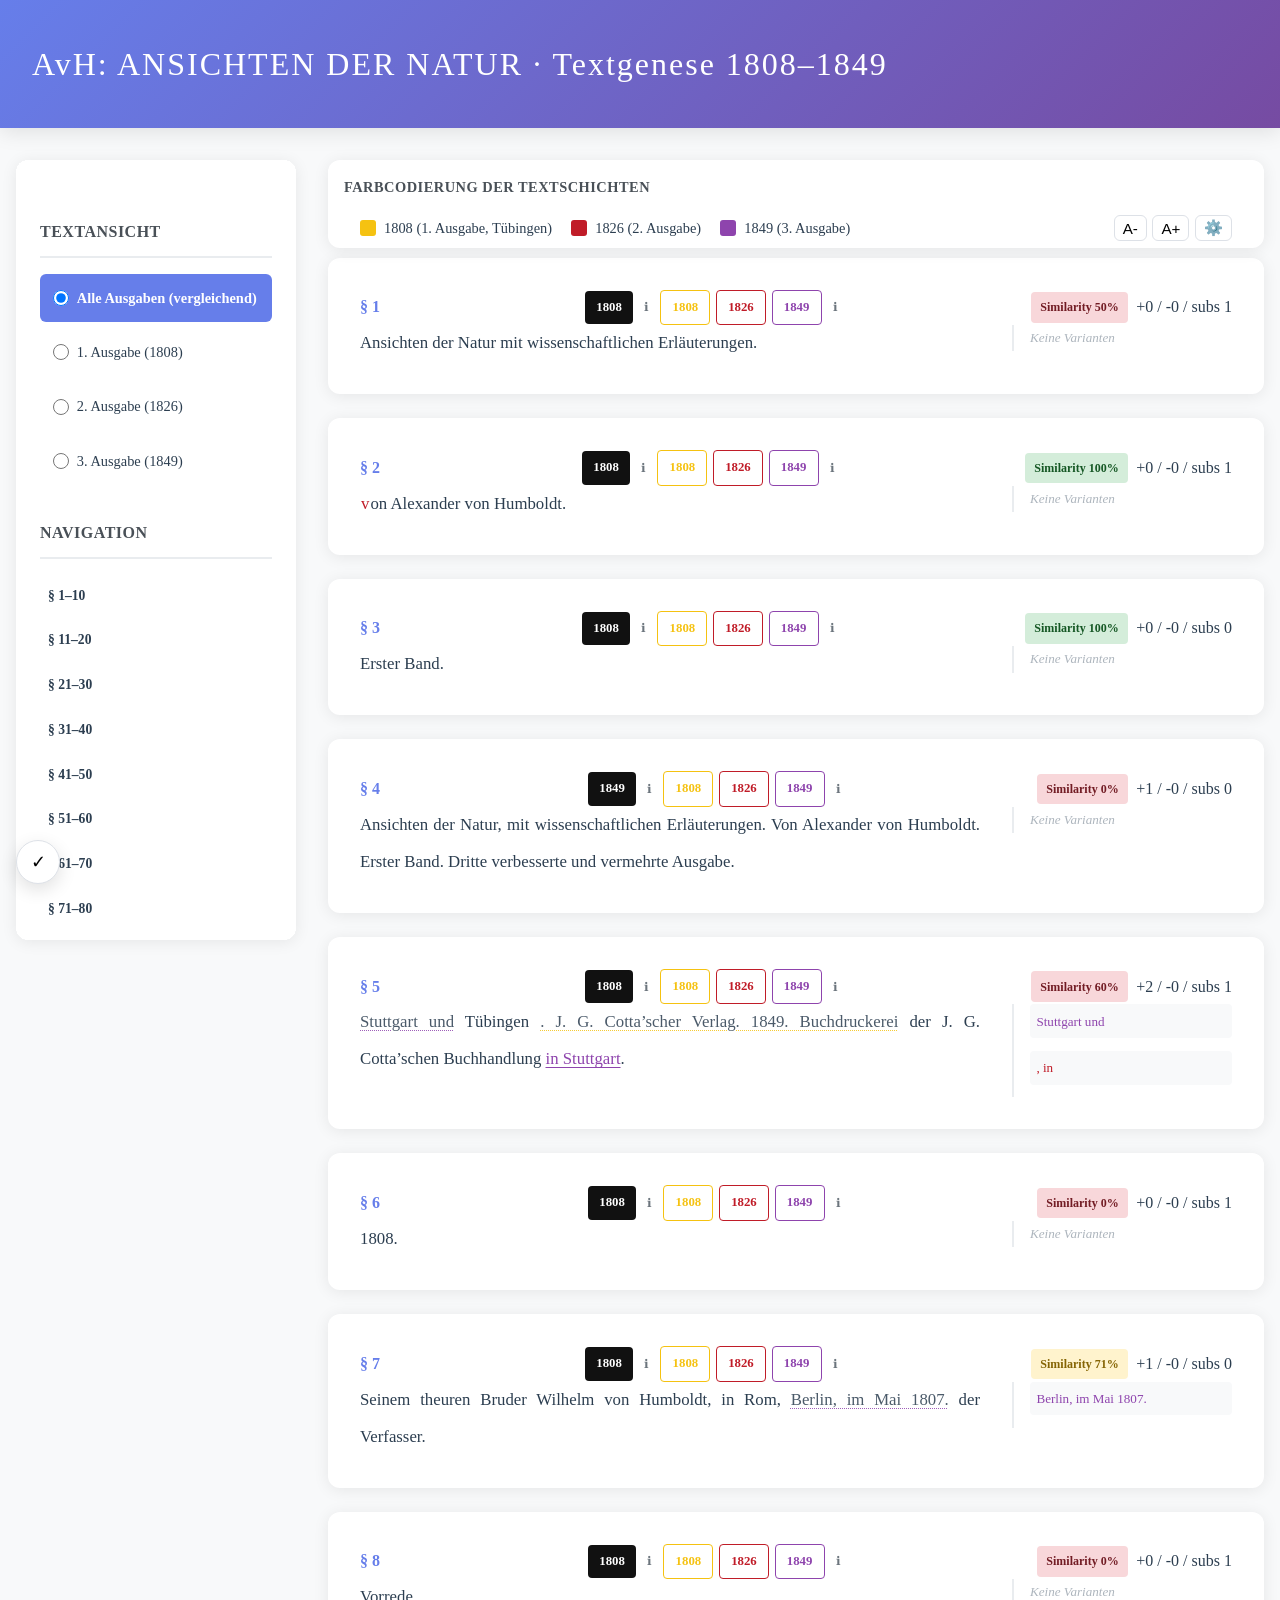
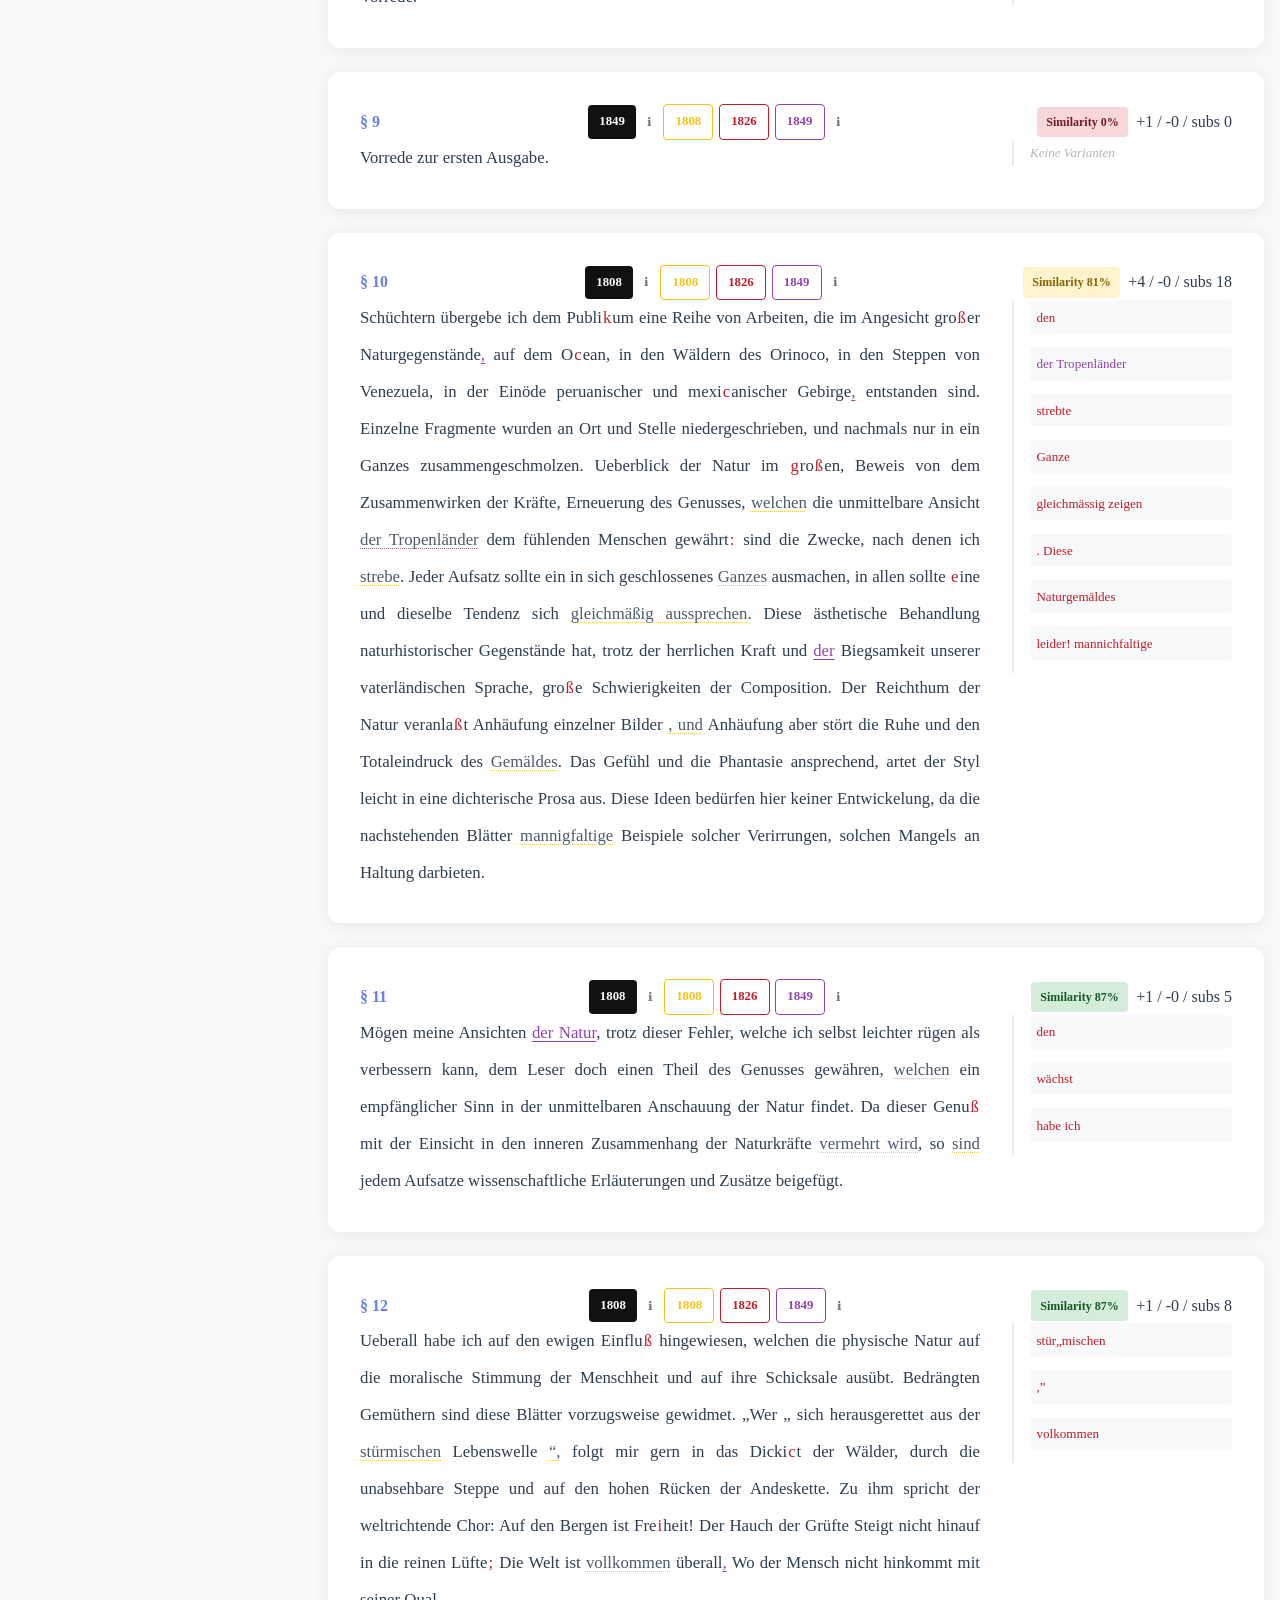
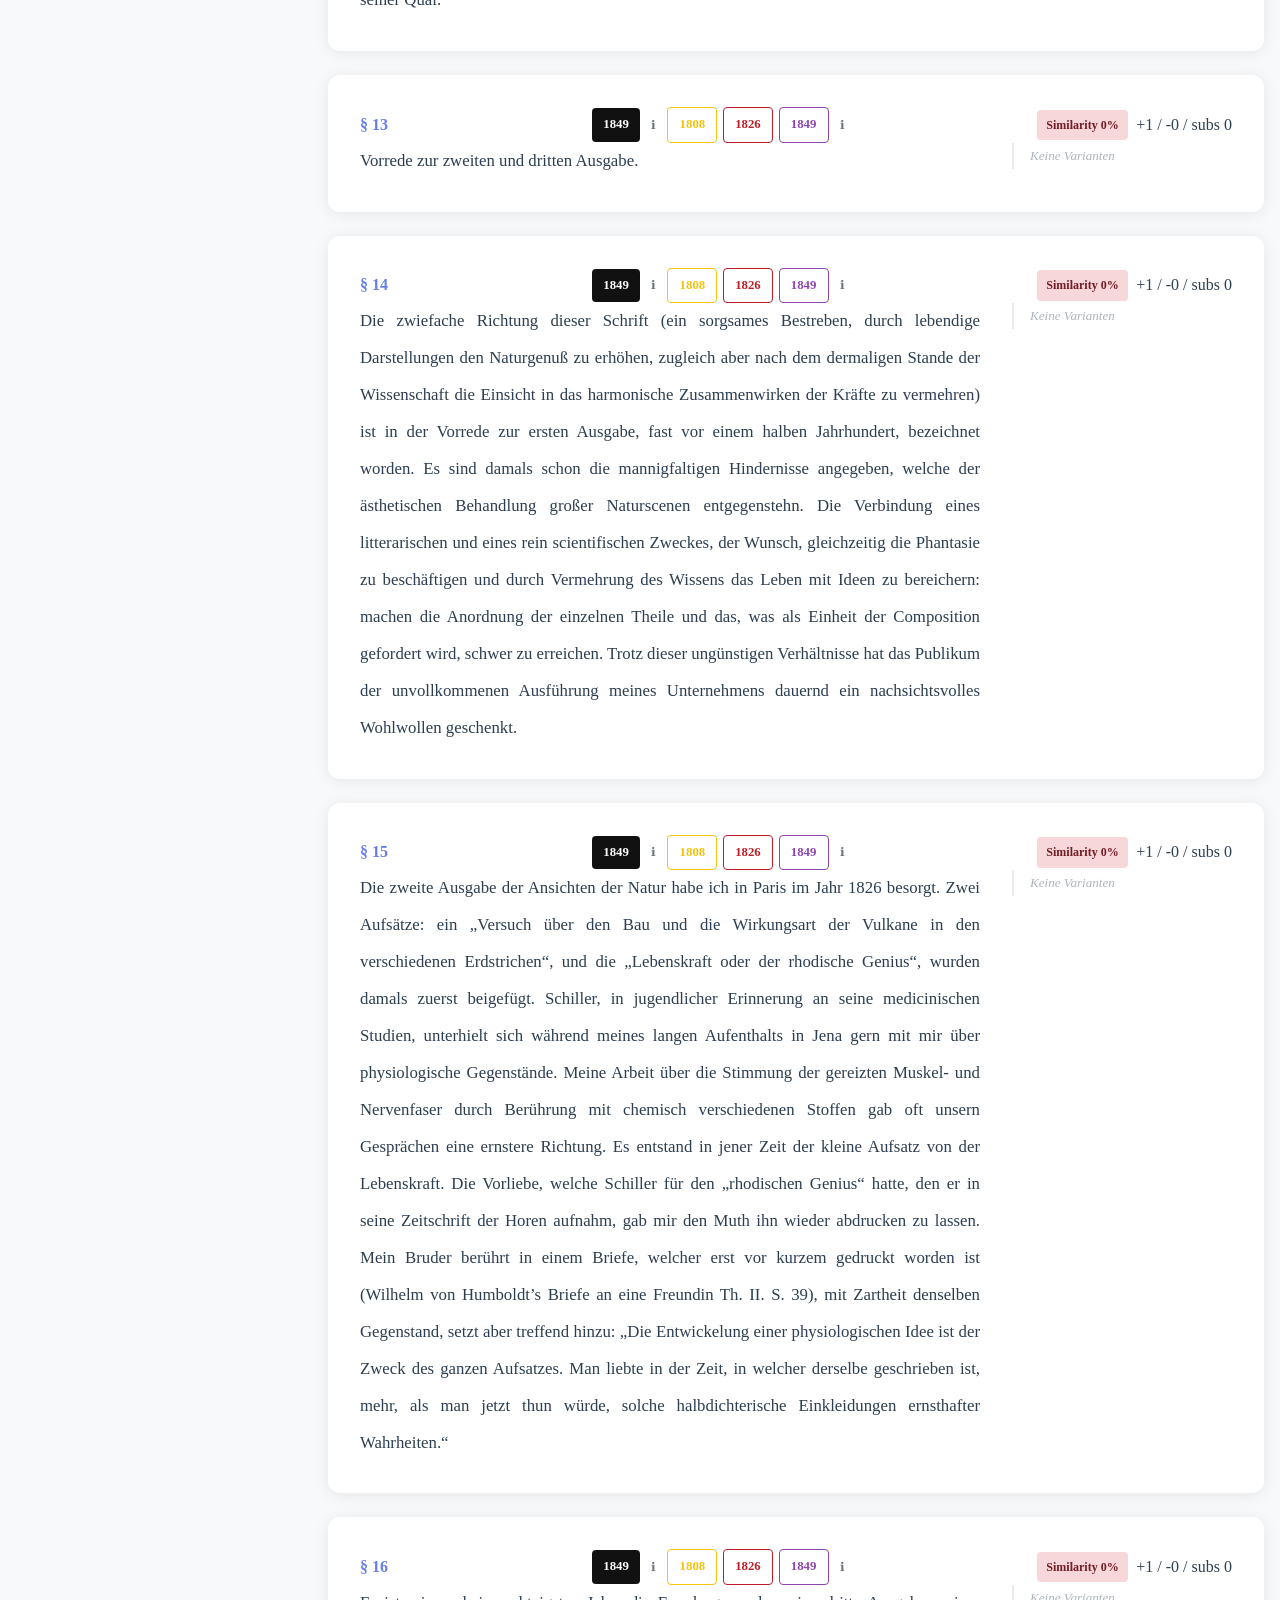
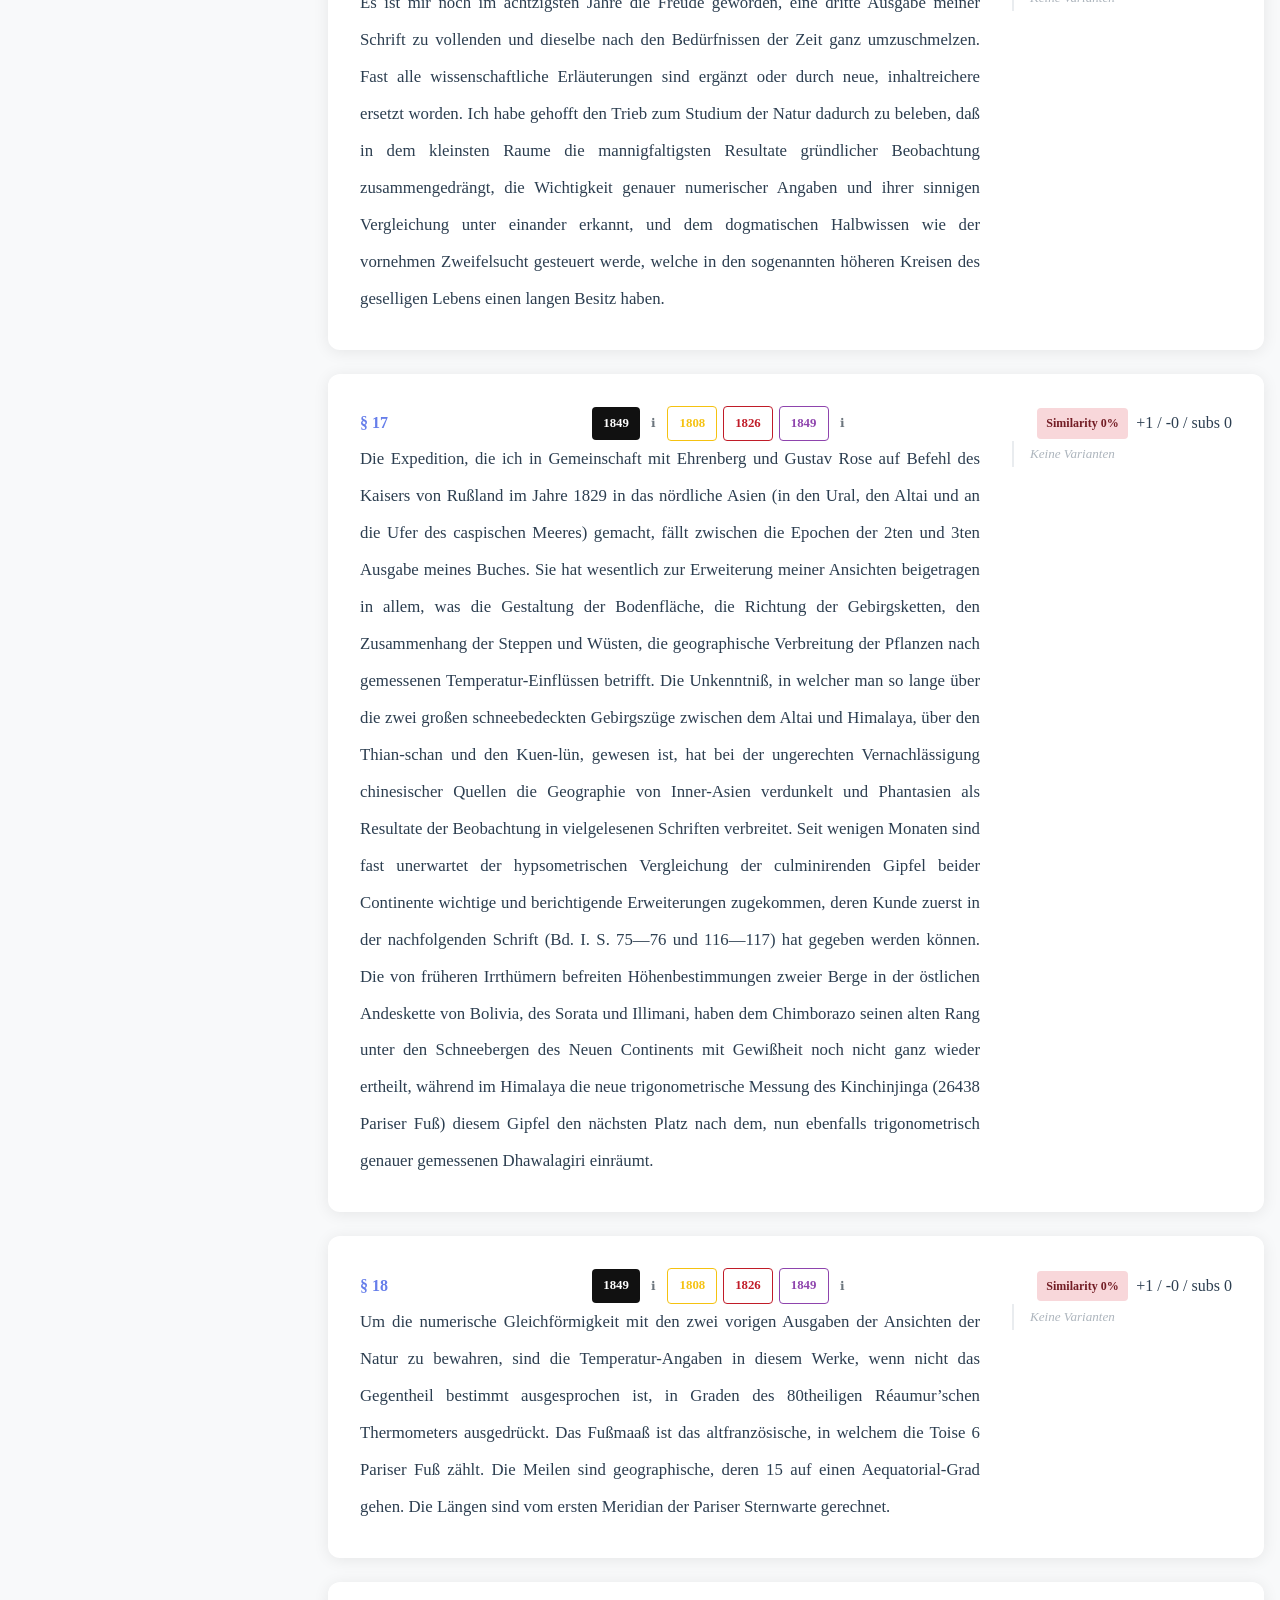
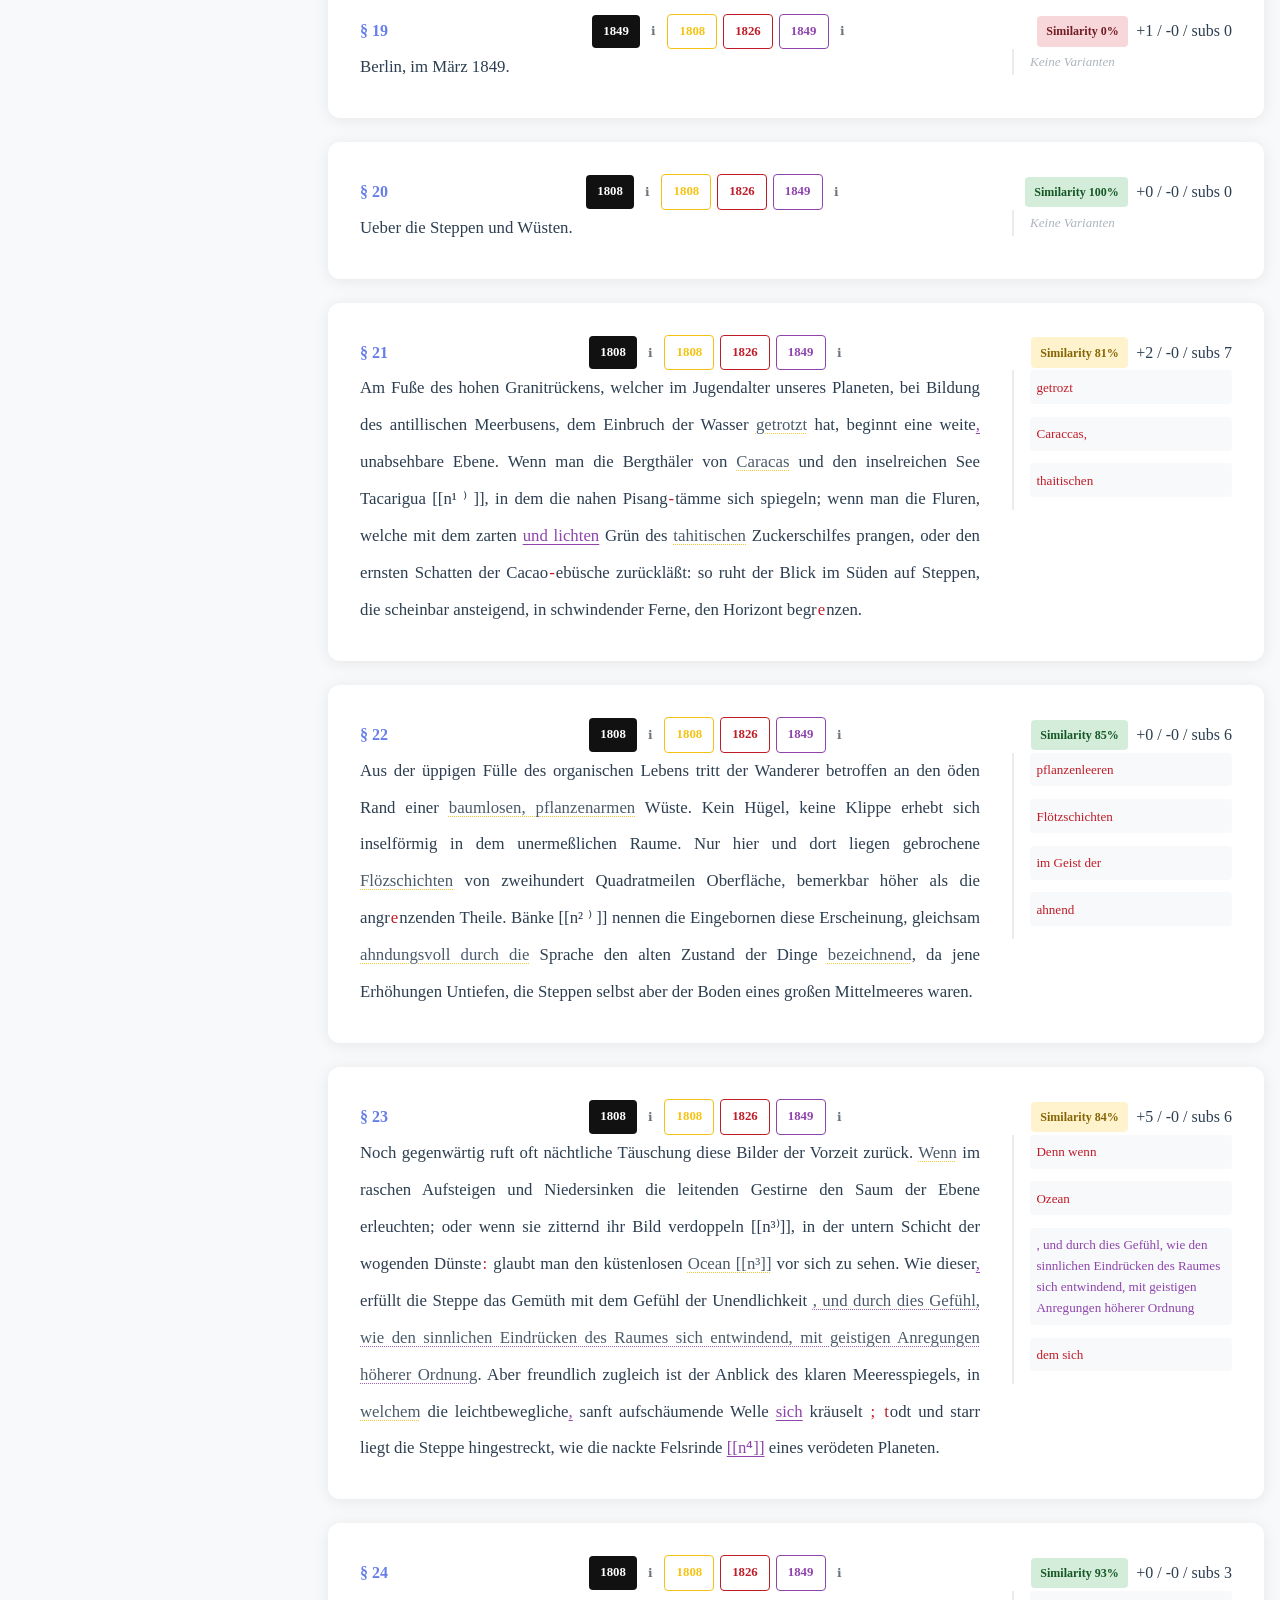
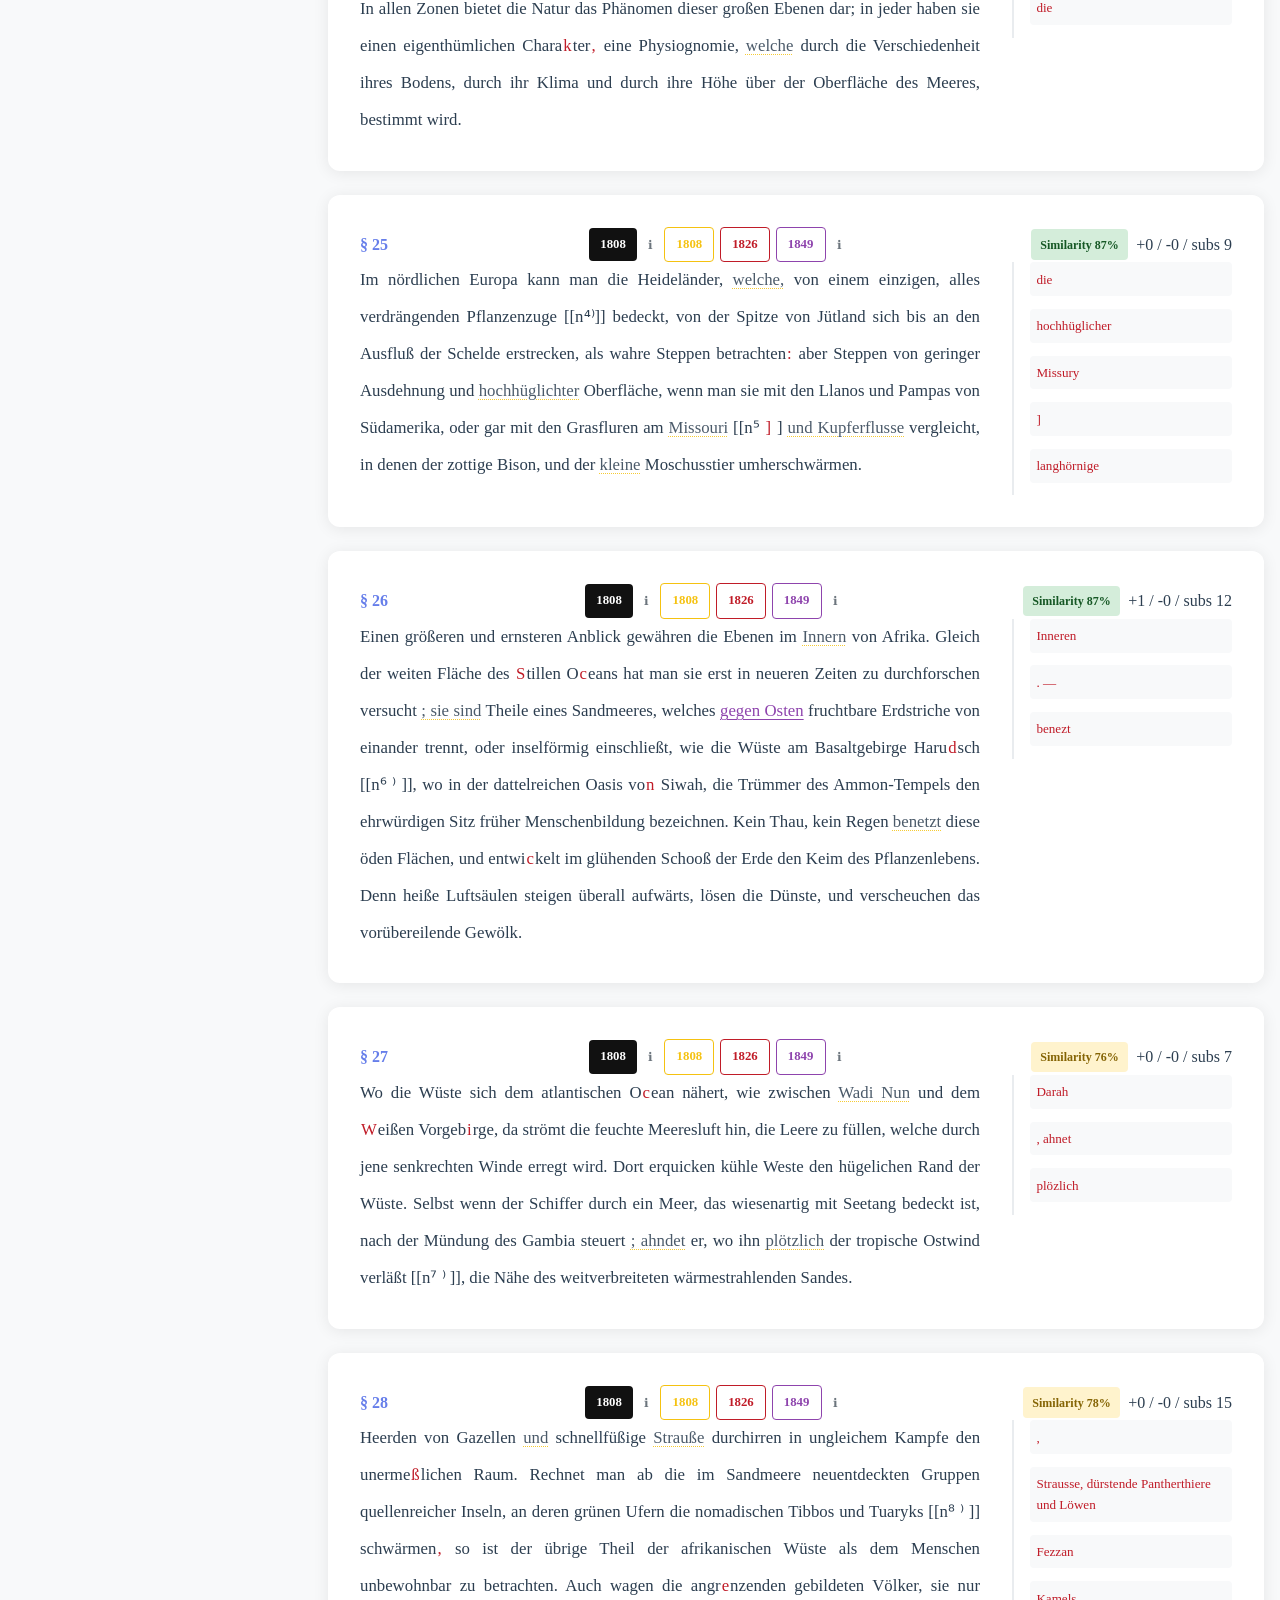
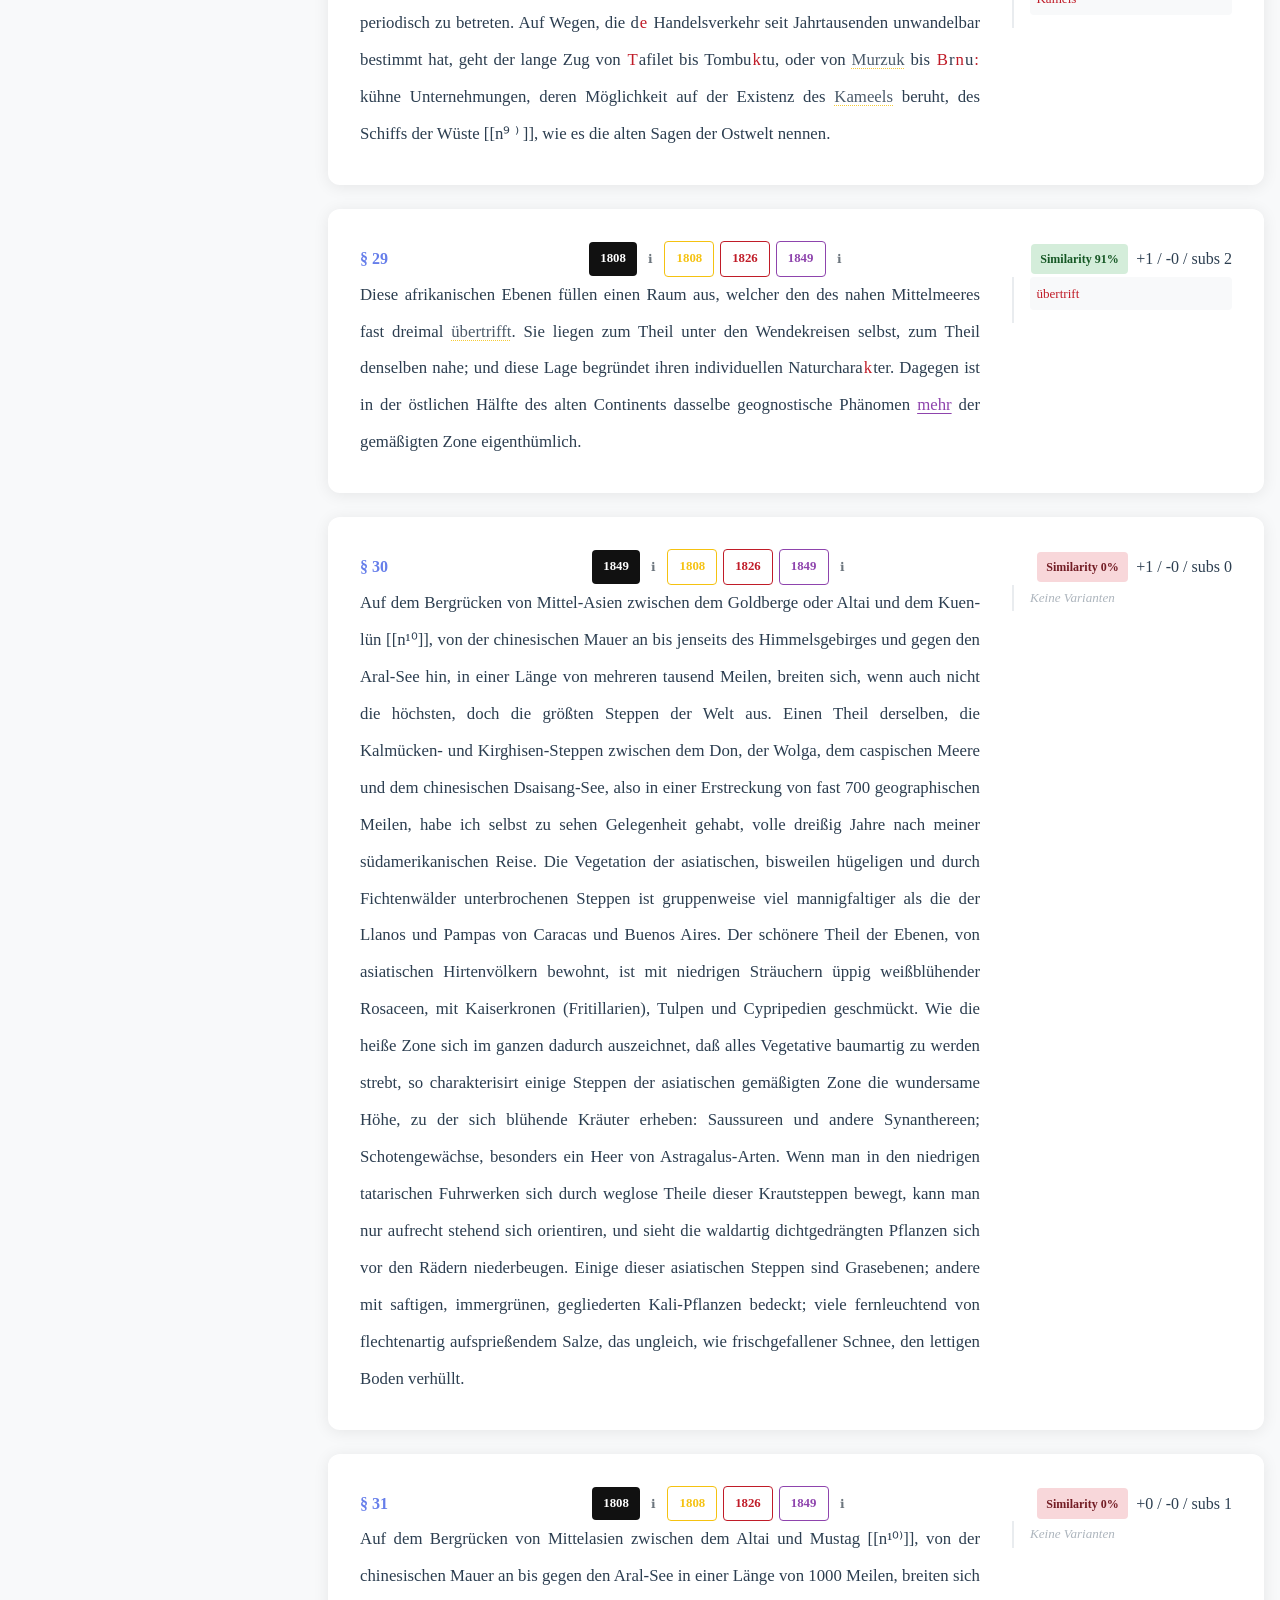
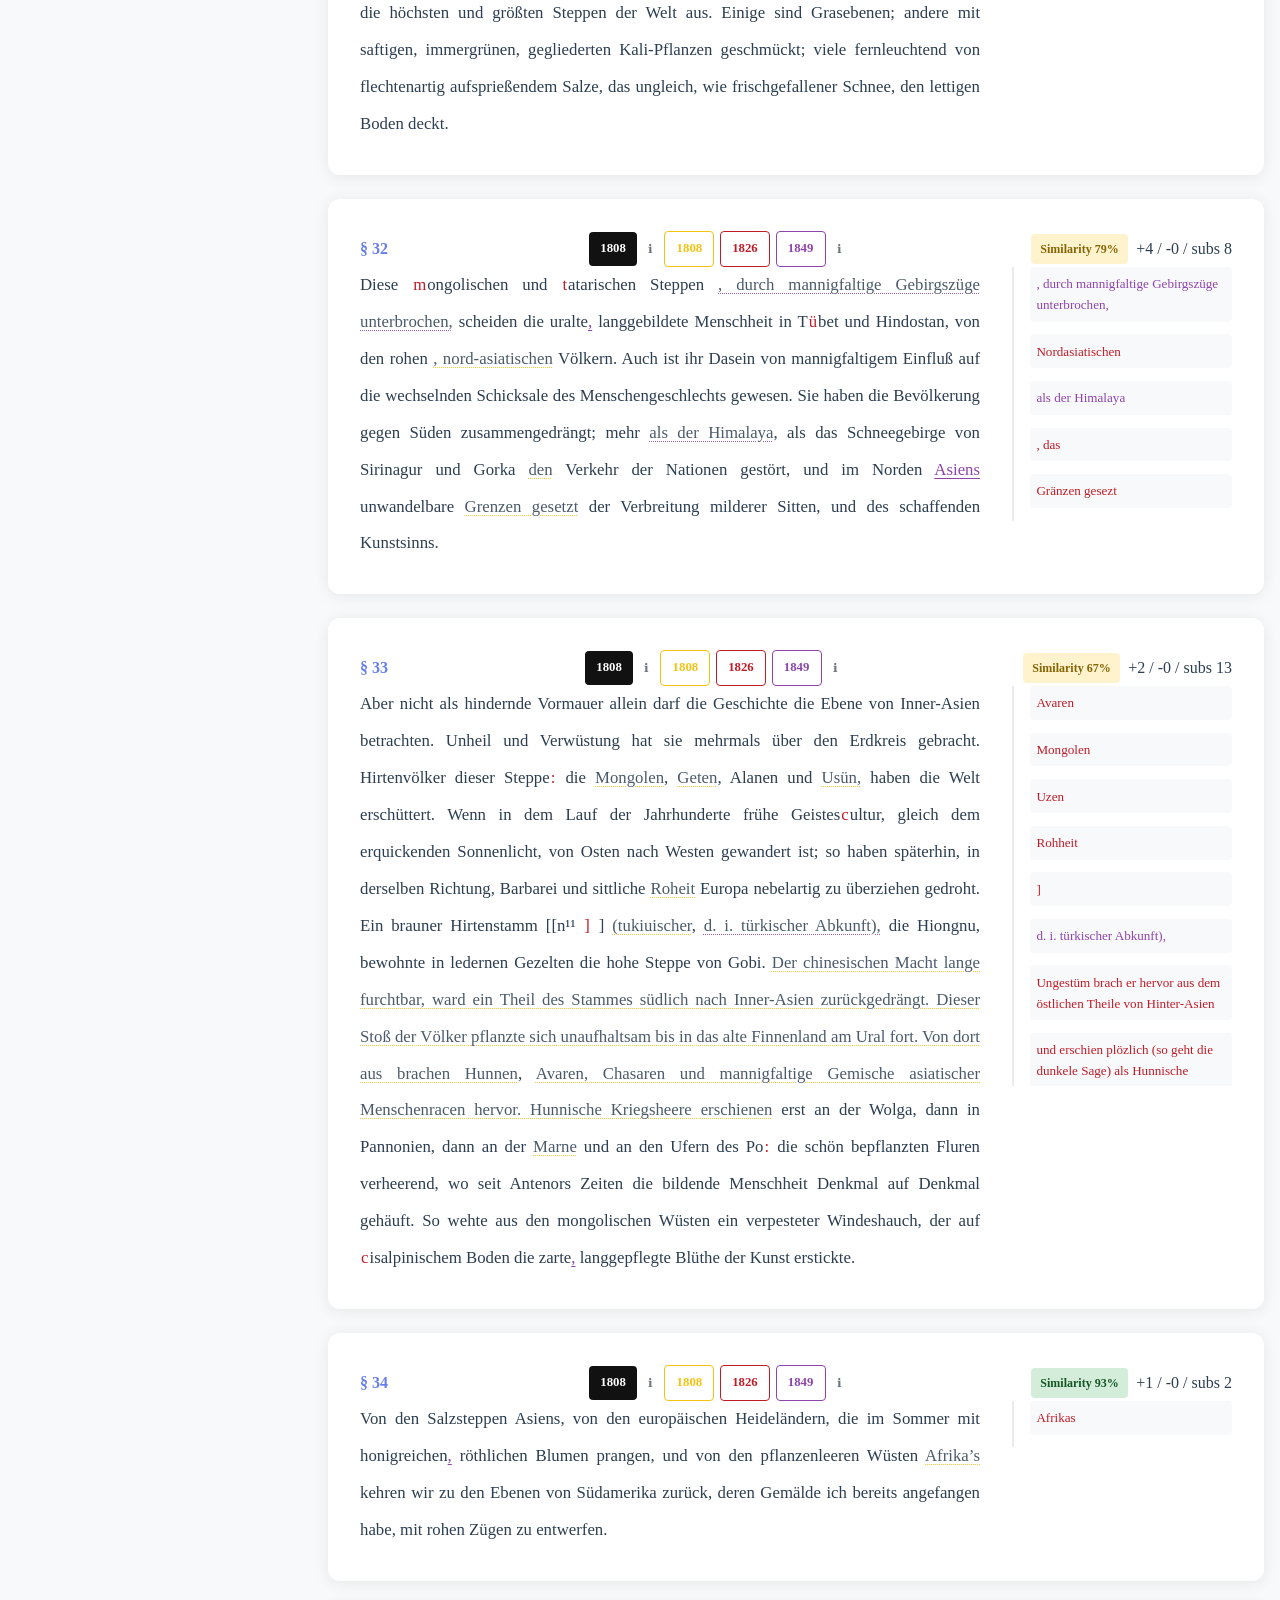
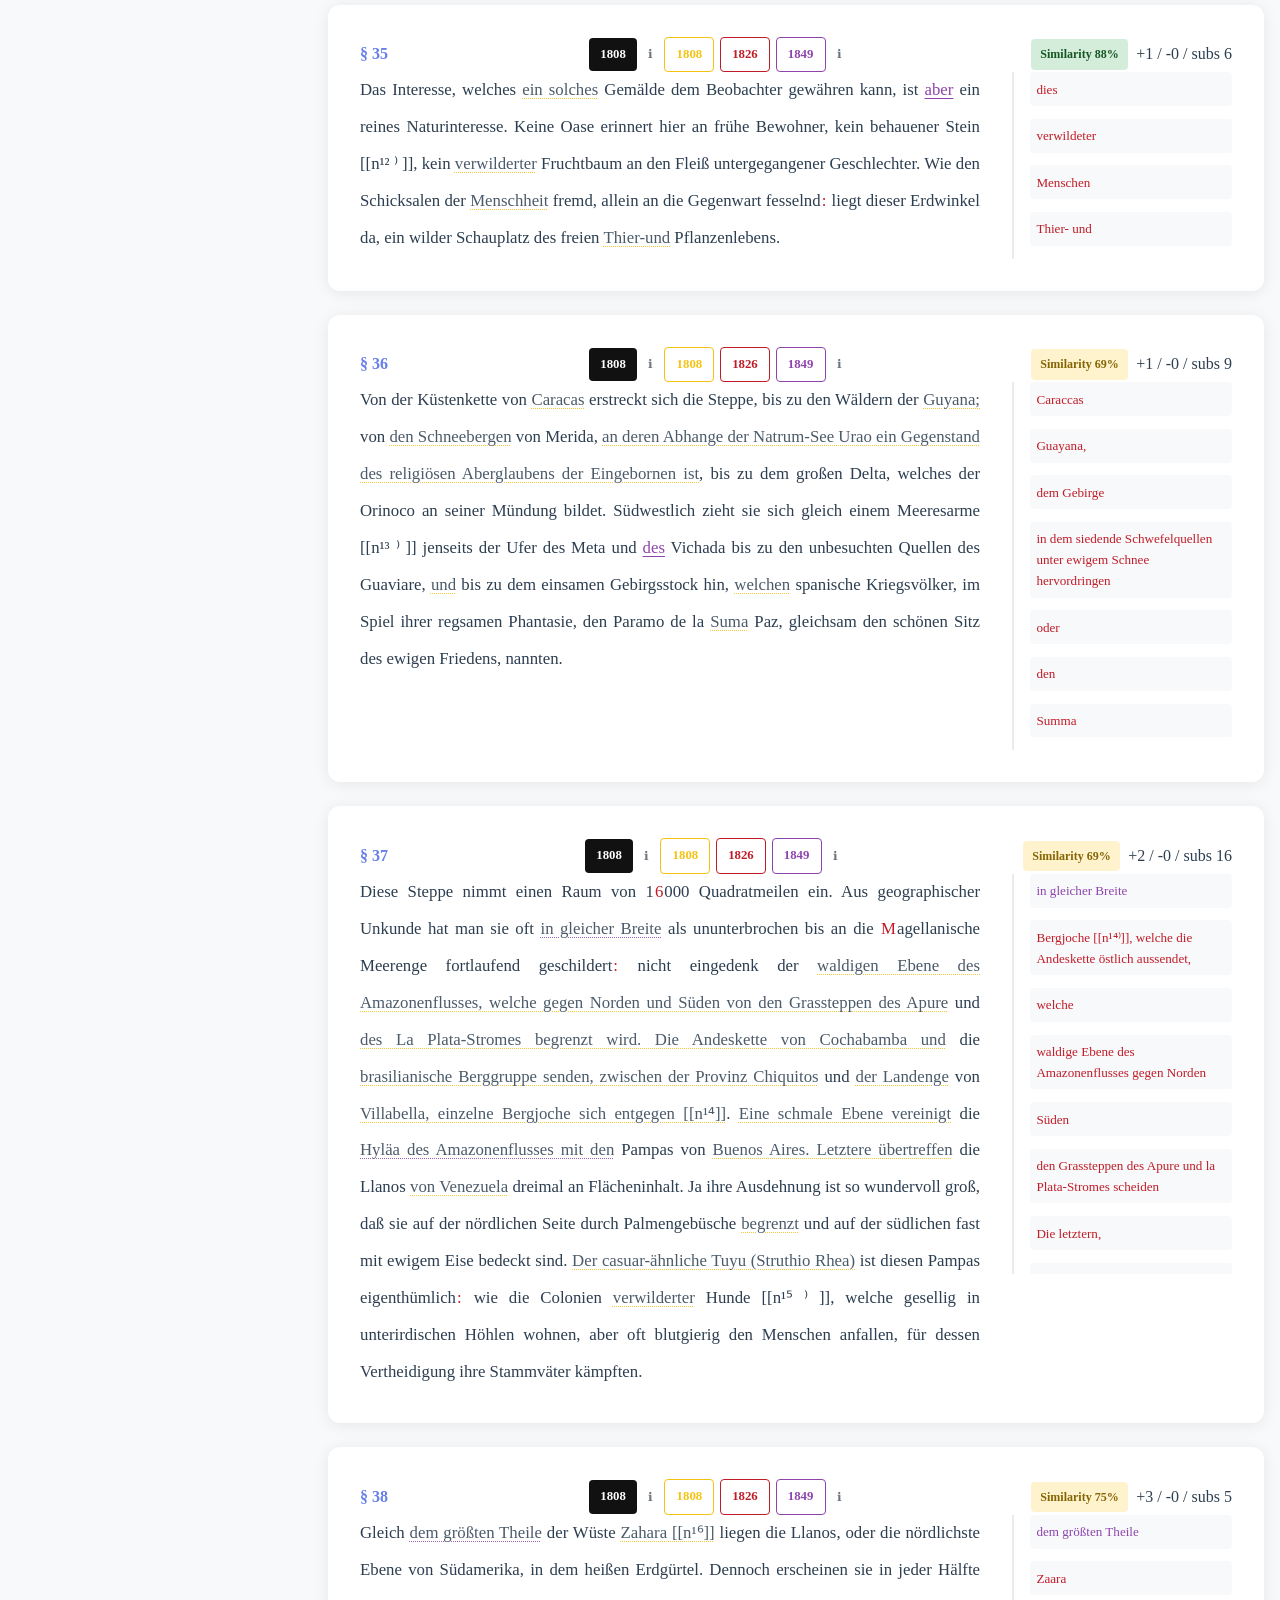
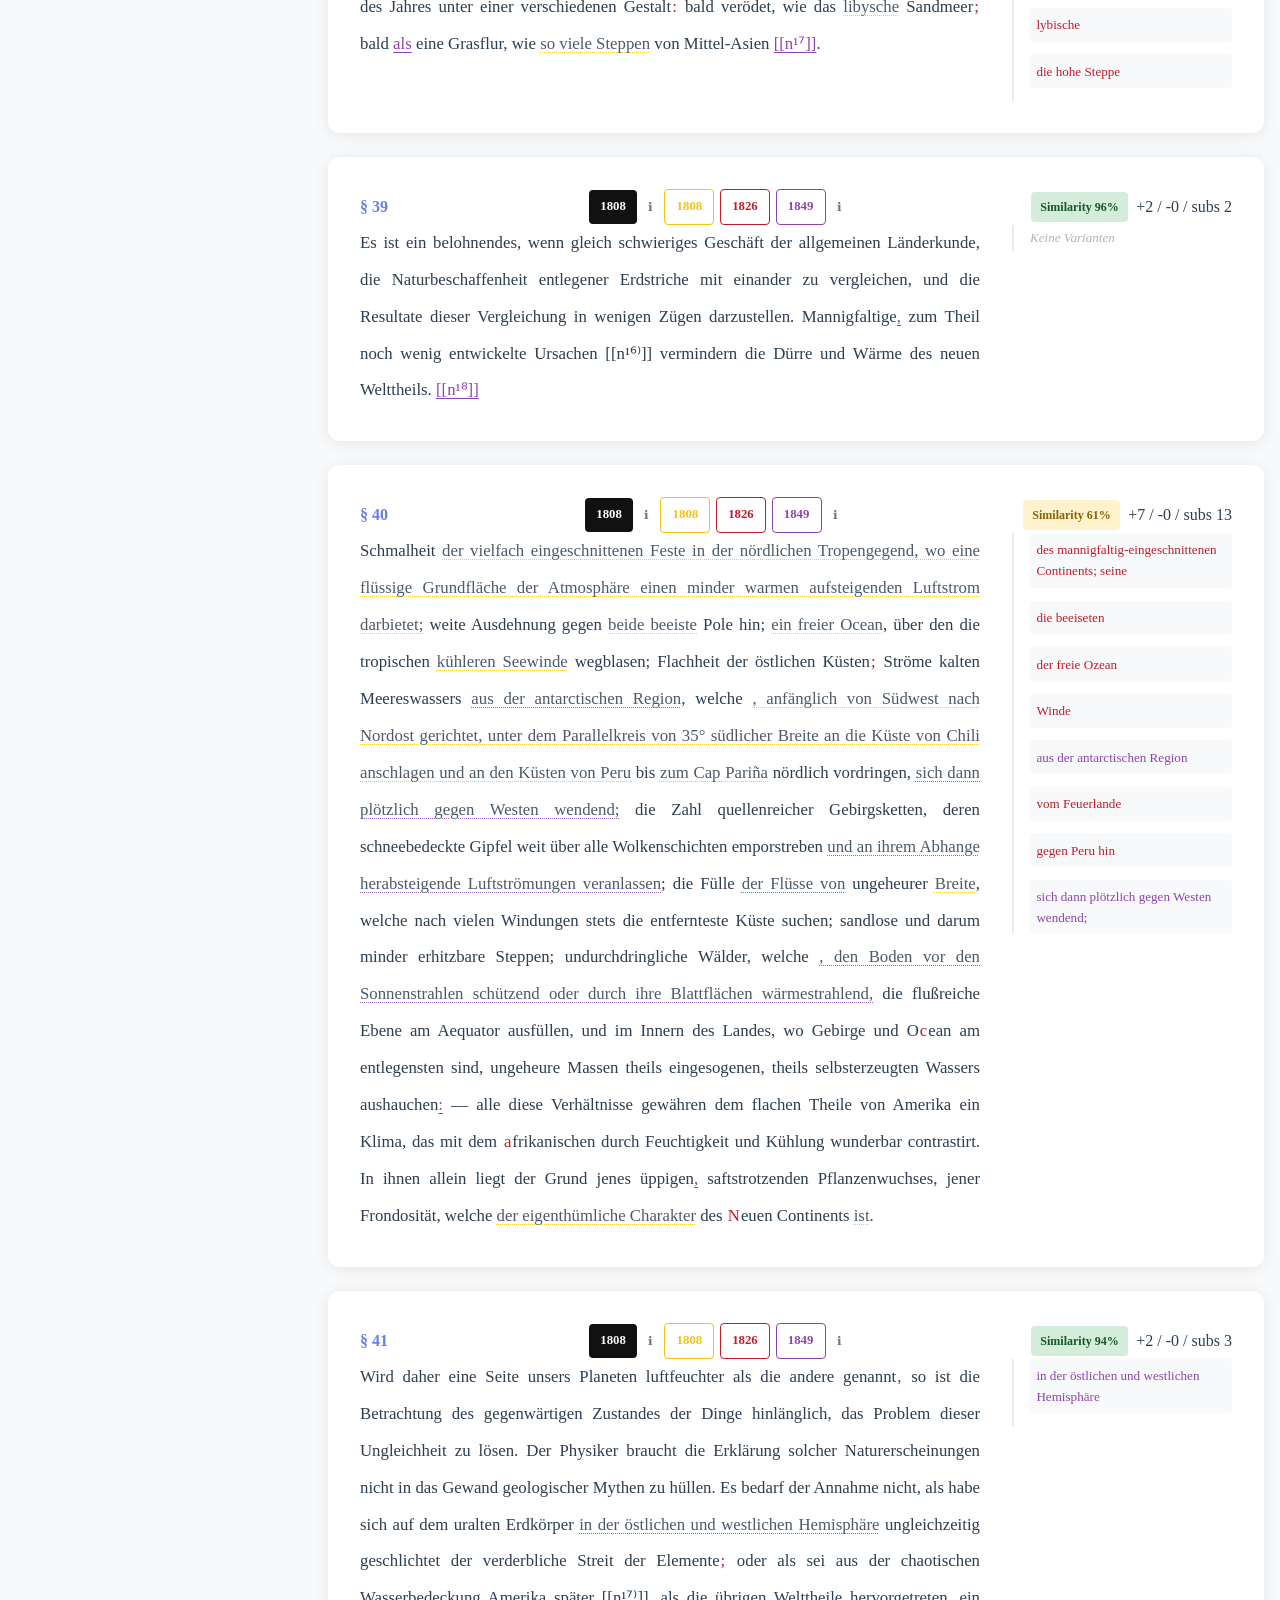
<file: v3/index.html>
<!DOCTYPE html>
<html lang="de">
<head>
  <meta charset="UTF-8">
  <meta name="viewport" content="width=device-width, initial-scale=1.0">
  <title>AvH: Ansichten der Natur - Textgenese</title>
  <link rel="stylesheet" href="styles.css">
</head>
<body>
  <div class="min-width-notice" role="note" aria-live="polite">
    <div class="min-width-notice-inner">
      <strong>Hinweis:</strong> Diese Anwendung erfordert eine Bildschirmbreite von mindestens
      <span class="min-width-value">760</span> Pixel.
    </div>
  </div>

  <div class="header">
    <div class="header-content">
      <h1>AvH: ANSICHTEN DER NATUR · Textgenese 1808–1849</h1>
    </div>
  </div>

  <div class="layout">
    <aside class="sidebar">
<!--      <div class="notice">
        Variantentypen/categories outdated, work in progress
      </div>
-->
      <div class="reading-mode">
        <h3>Textansicht</h3>
        <label class="reading-mode-item active">
          <input type="radio" class="reading-mode-radio" name="edition" value="all" checked>
          <span>Alle Ausgaben (vergleichend)</span>
        </label>
        <label class="reading-mode-item">
          <input type="radio" class="reading-mode-radio" name="edition" value="1808">
          <span>1. Ausgabe (1808)</span>
        </label>
        <label class="reading-mode-item">
          <input type="radio" class="reading-mode-radio" name="edition" value="1826">
          <span>2. Ausgabe (1826)</span>
        </label>
        <label class="reading-mode-item">
          <input type="radio" class="reading-mode-radio" name="edition" value="1849">
          <span>3. Ausgabe (1849)</span>
        </label>
      </div>

      <div class="toc">
        <h3>Navigation</h3>
        <div id="toc-list"></div>
      </div>
    </aside>

    <main class="main-content">
      <div class="legend-shell">
        <div id="legend-title">Farbcodierung der Textschichten</div>

        <div class="legend-row">
          <div class="legend-items">
            <div class="legend-item">
              <div class="color-box blue"></div>
              <span>1808 (1. Ausgabe, Tübingen)</span>
            </div>
            <div class="legend-item">
              <div class="color-box red"></div>
              <span>1826 (2. Ausgabe)</span>
            </div>
            <div class="legend-item">
              <div class="color-box black"></div>
              <span>1849 (3. Ausgabe)</span>
            </div>
          </div>
          <div class="legend-actions">
            <button id="font-minus" class="font-btn" title="Schrift verkleinern">A-</button>
            <button id="font-plus" class="font-btn" title="Schrift vergrößern">A+</button>
            <button id="color-settings" title="Einstellungen (Farben, Variantendarstellung)">⚙️</button>
          </div>
        </div>

        <div id="legend-panel" class="collapsed">
          <div id="color-panel" class="settings-grid">
            <div class="settings-col">
              <div class="settings-group">
                <label>1808 <input type="color" data-ed="1808" value="#f5c211"></label>
                <label>1826 <input type="color" data-ed="1826" value="#c01c28"></label>
                <label>1849 <input type="color" data-ed="1849" value="#8e44ad"></label>
              </div>
              <label class="inline-toggle">
                <input type="checkbox" id="color-mode-toggle">
                <span>Hintergrundfarbe statt Schriftfarbe</span>
              </label>
            </div>
            <div class="settings-col">
              <div class="settings-group">
                <label class="inline-toggle">
                  <input type="checkbox" id="toggle-all-variants">
                  <span>alle Varianten marginal einblenden</span>
                </label>
                <label class="inline-toggle">
                  <input type="checkbox" id="toggle-stats">
                  <span>Absatzstatistiken ausblenden</span>
                </label>
              </div>
            </div>
          </div>
        </div>
      </div>

      <div id="content">
        <div class="loading">Lade Textdaten...</div>
      </div>

      <div id="sentinel"></div>
    </main>
  </div>

  <script src="app.js"></script>
</body>
</html>
</file>
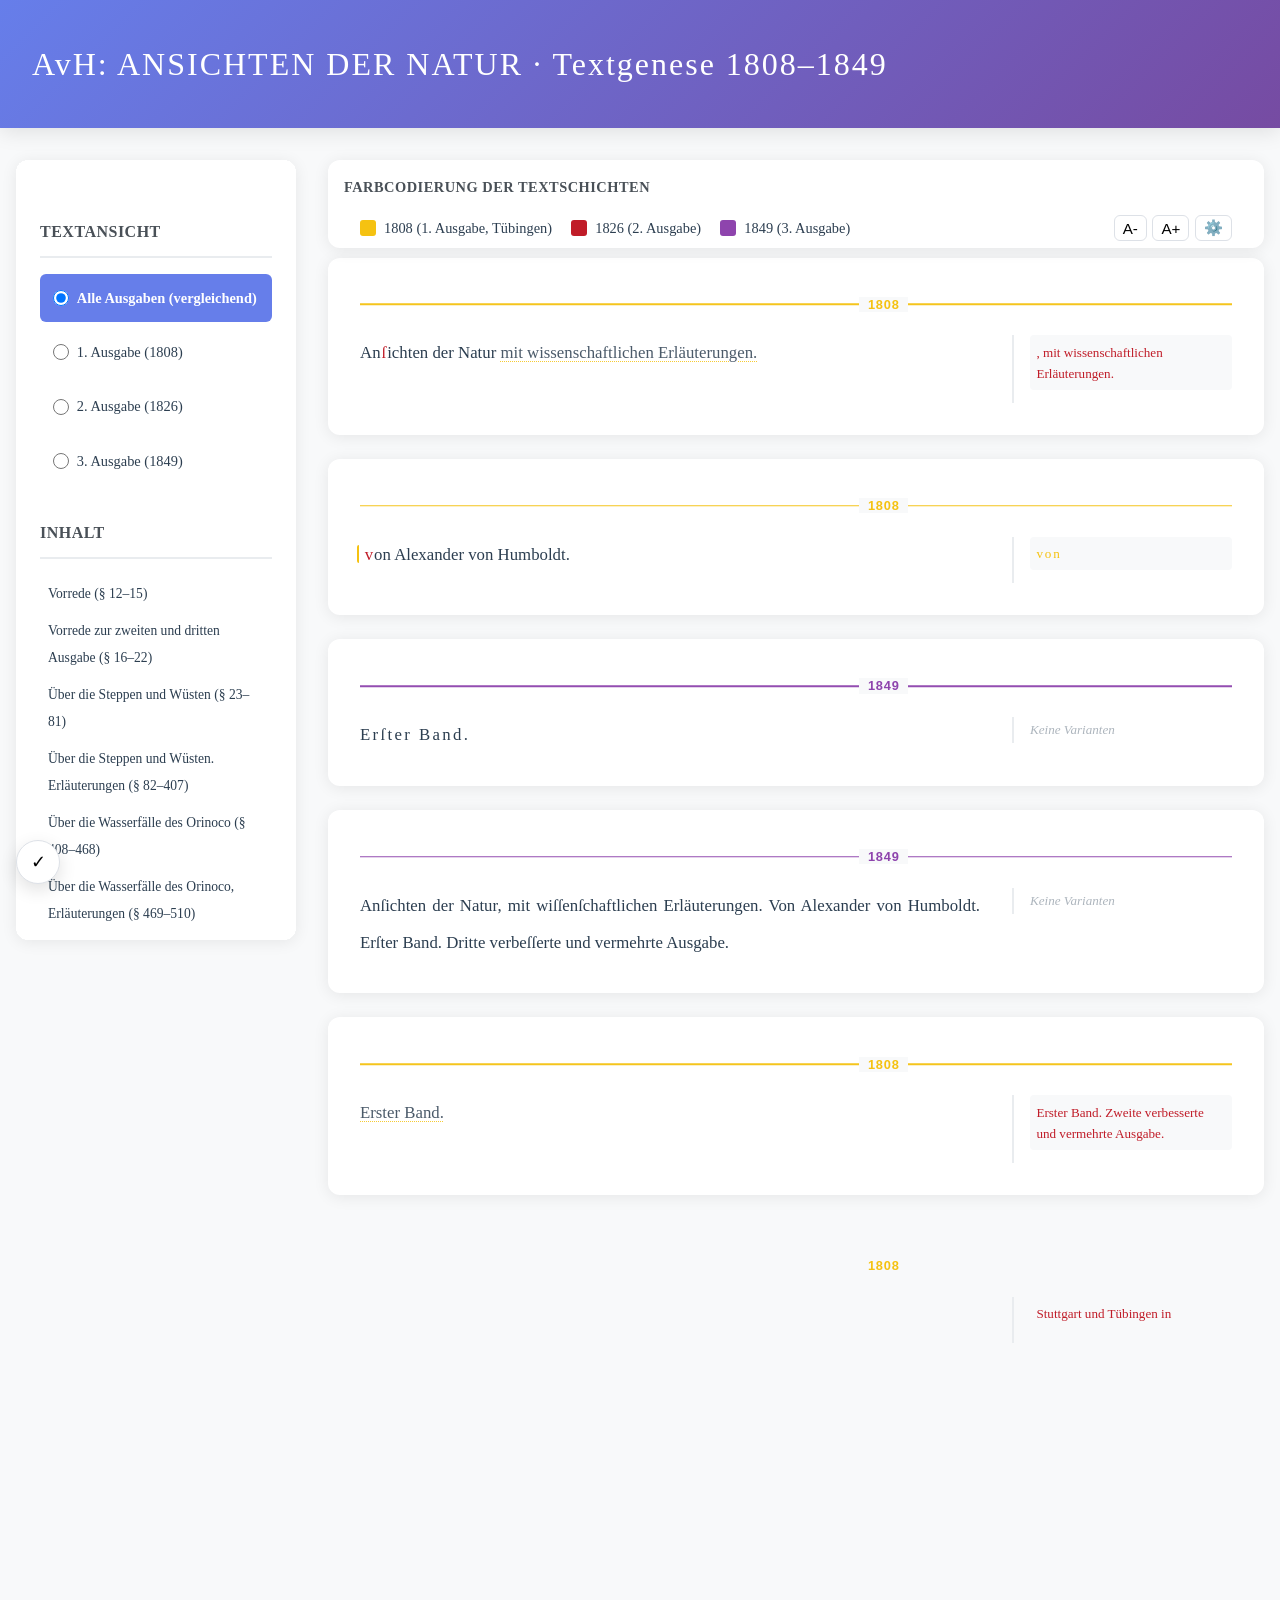
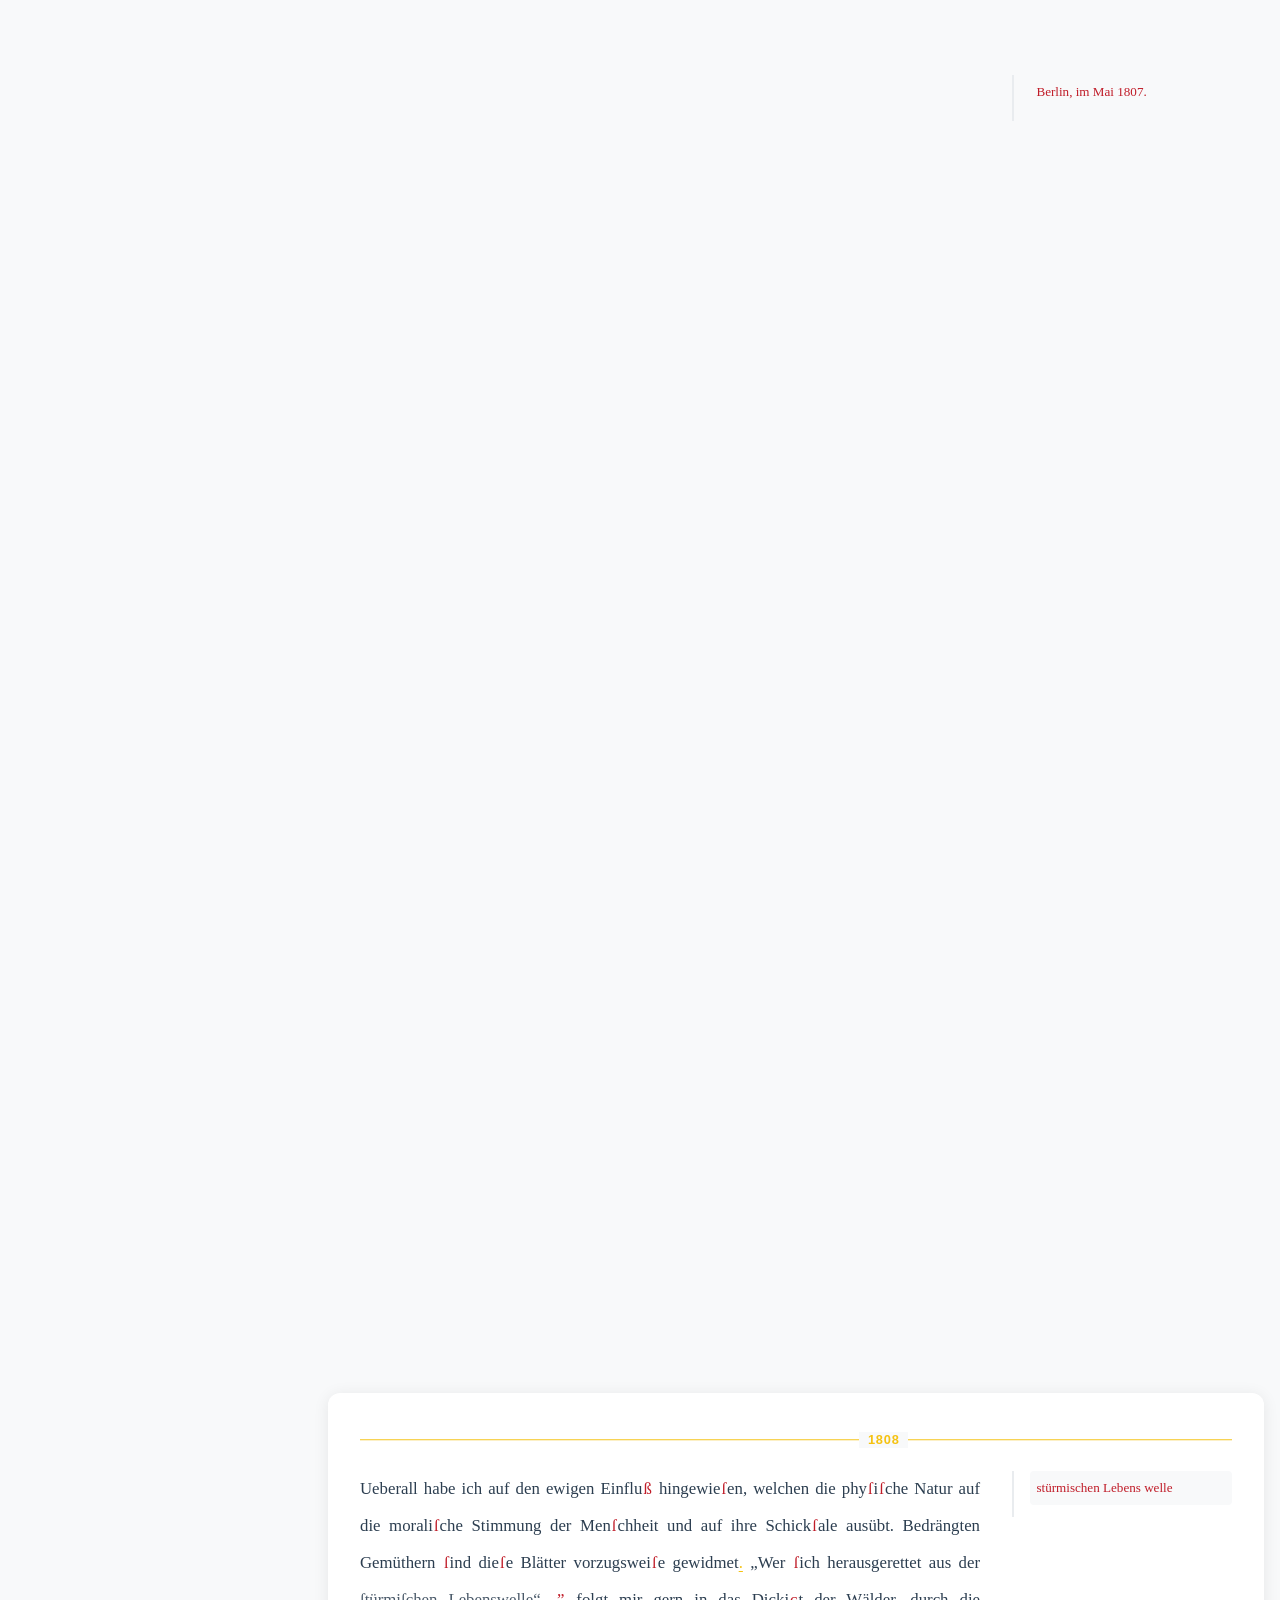
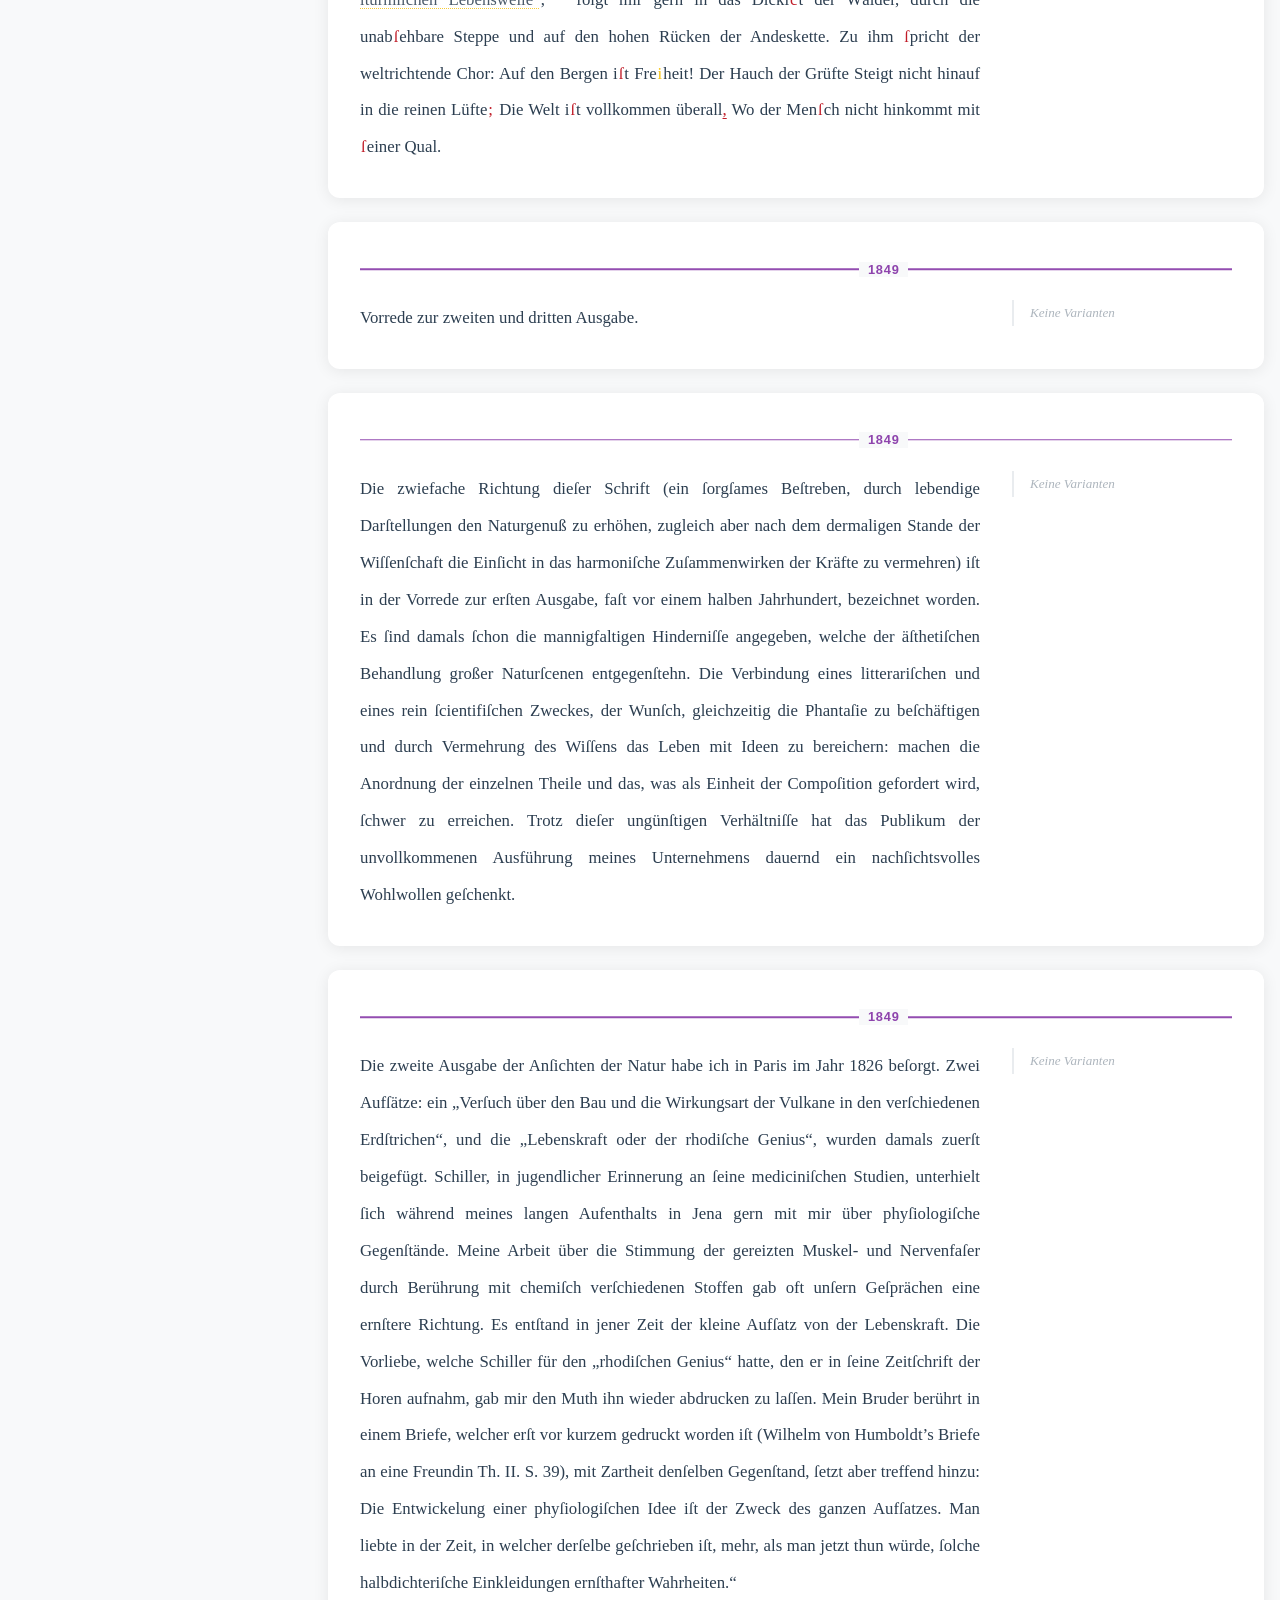
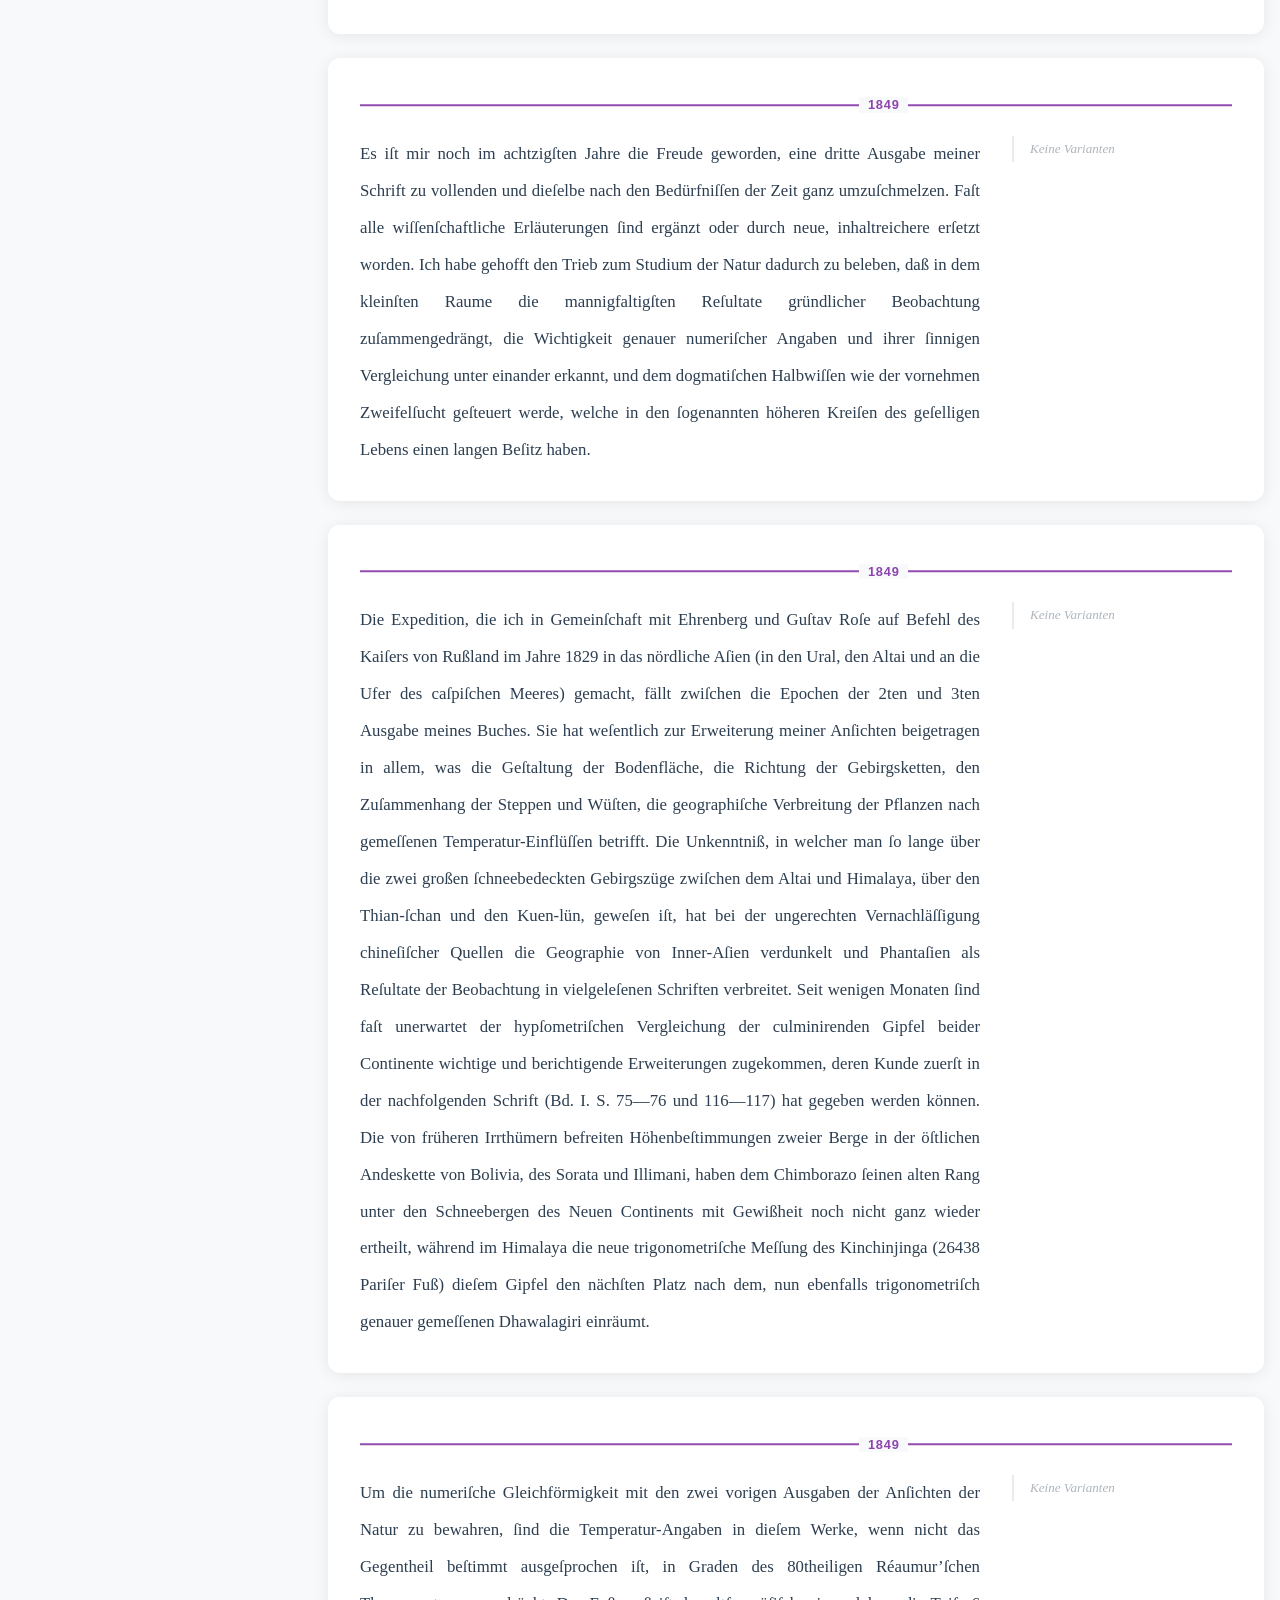
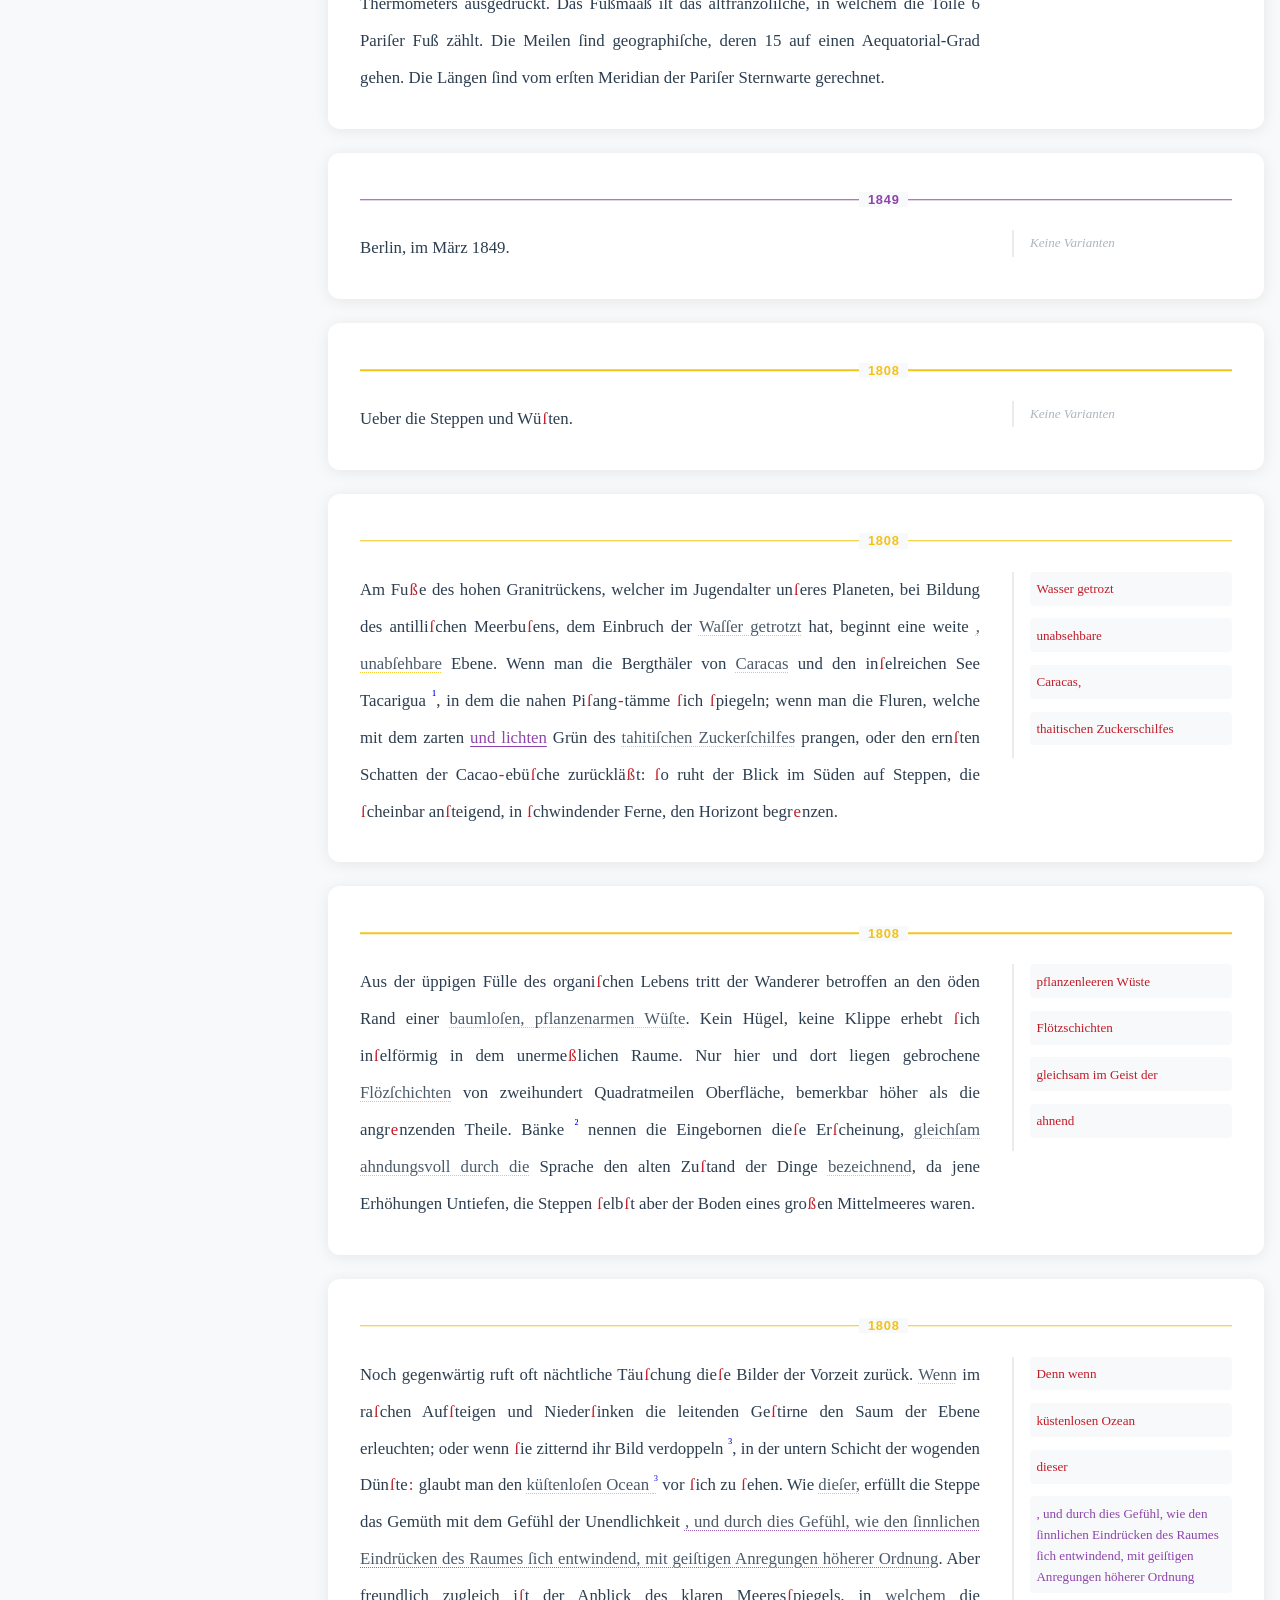
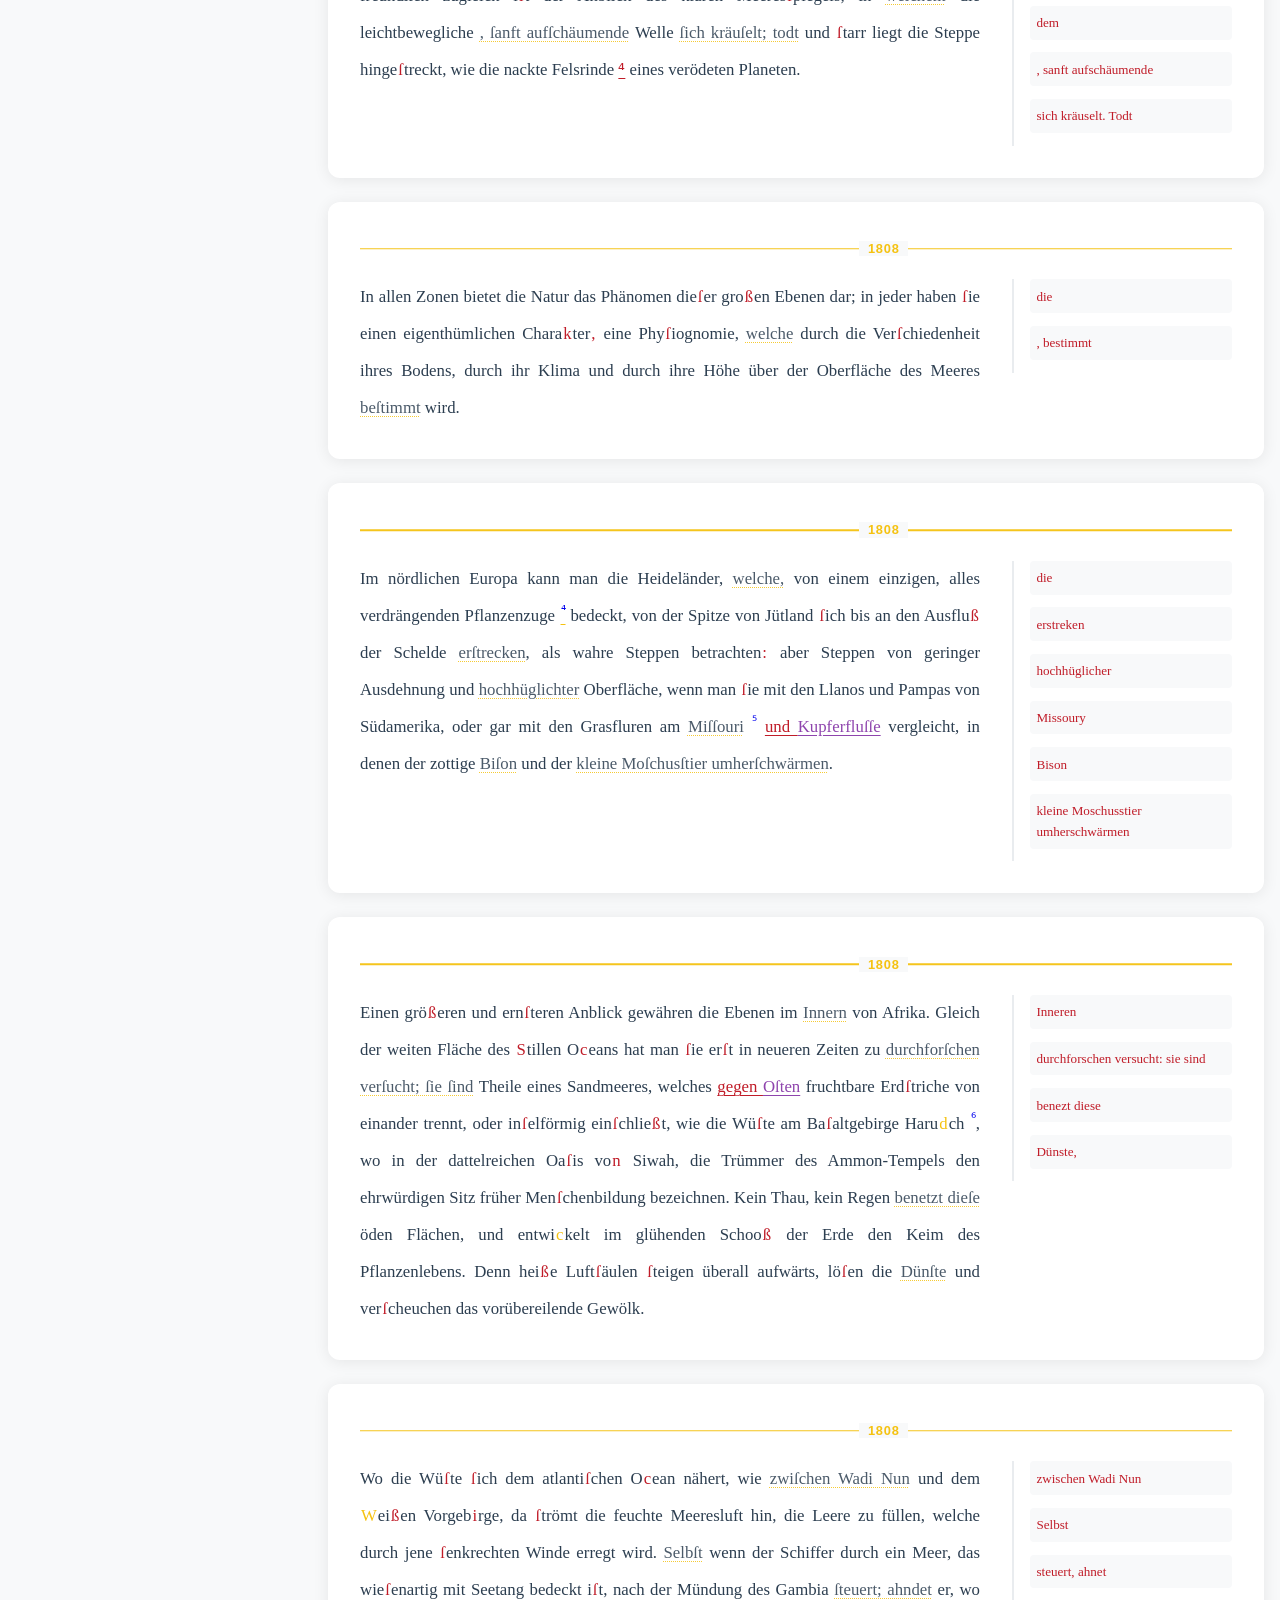
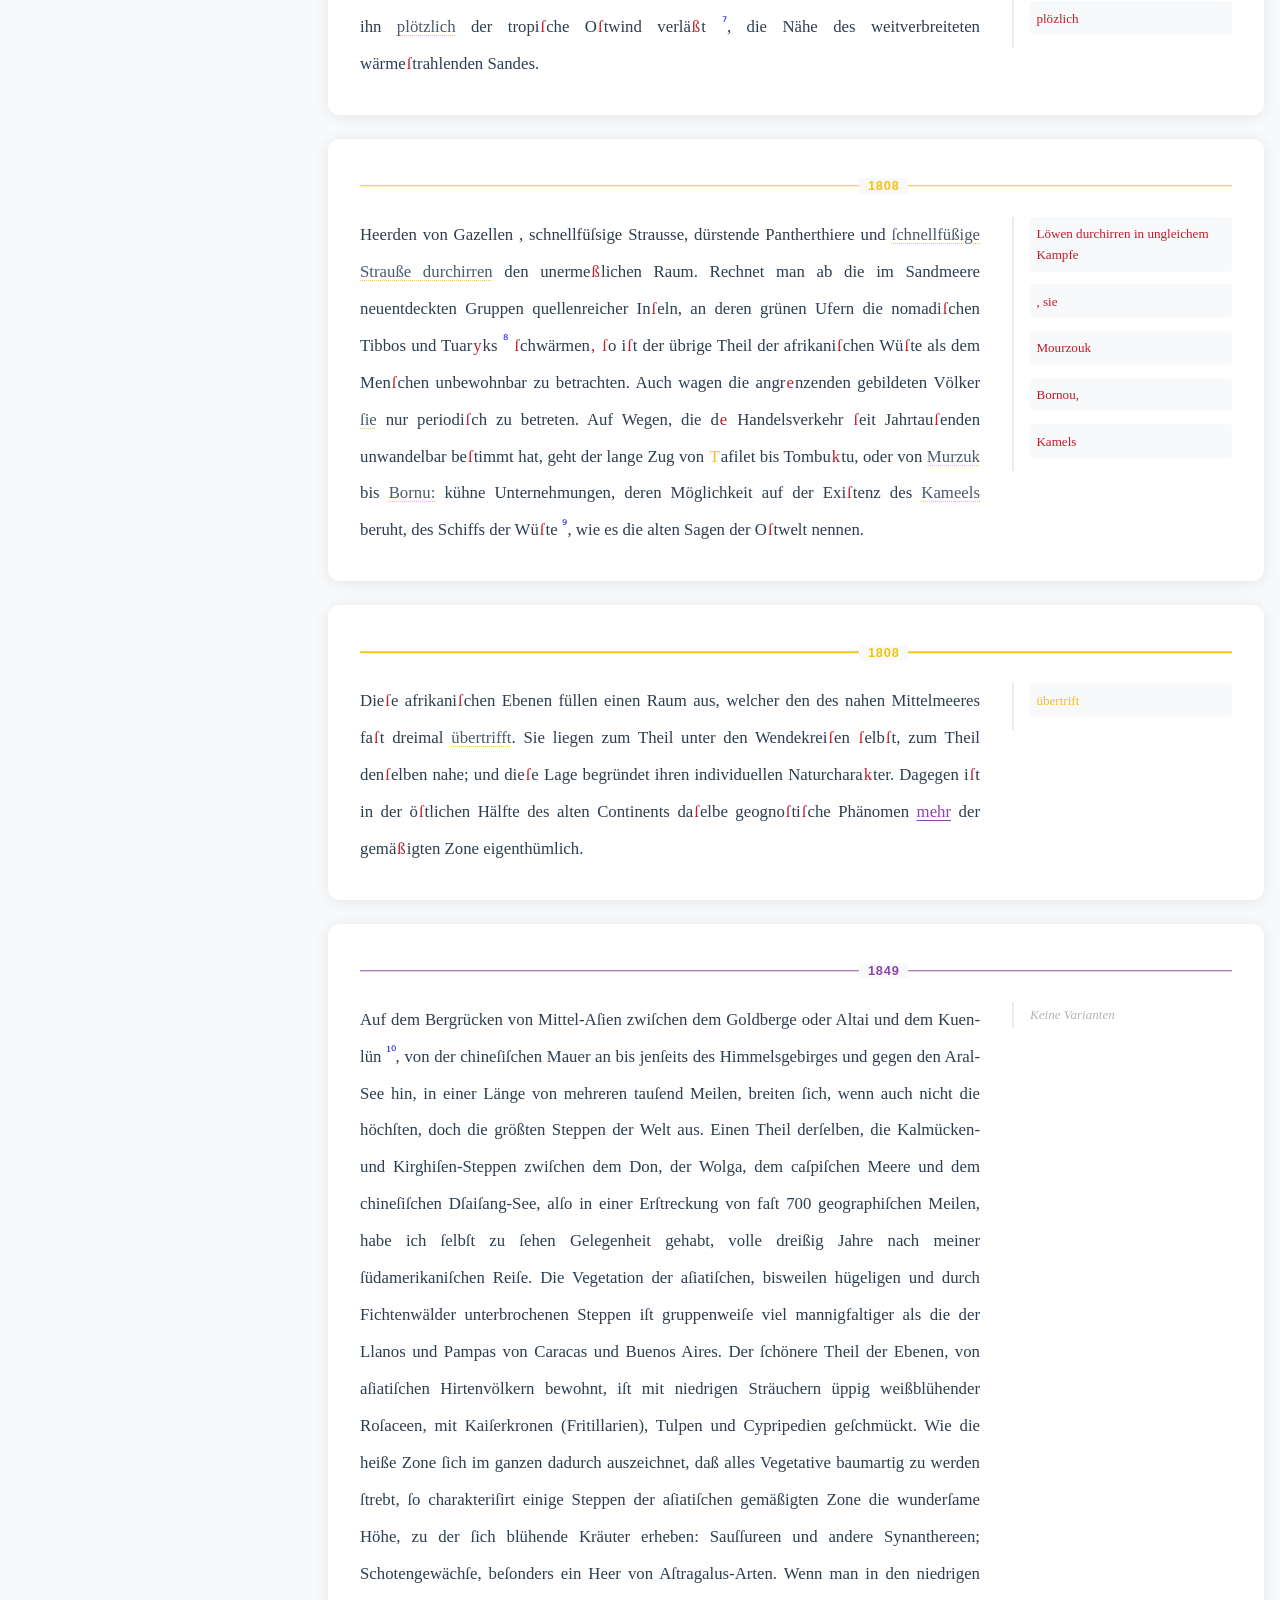
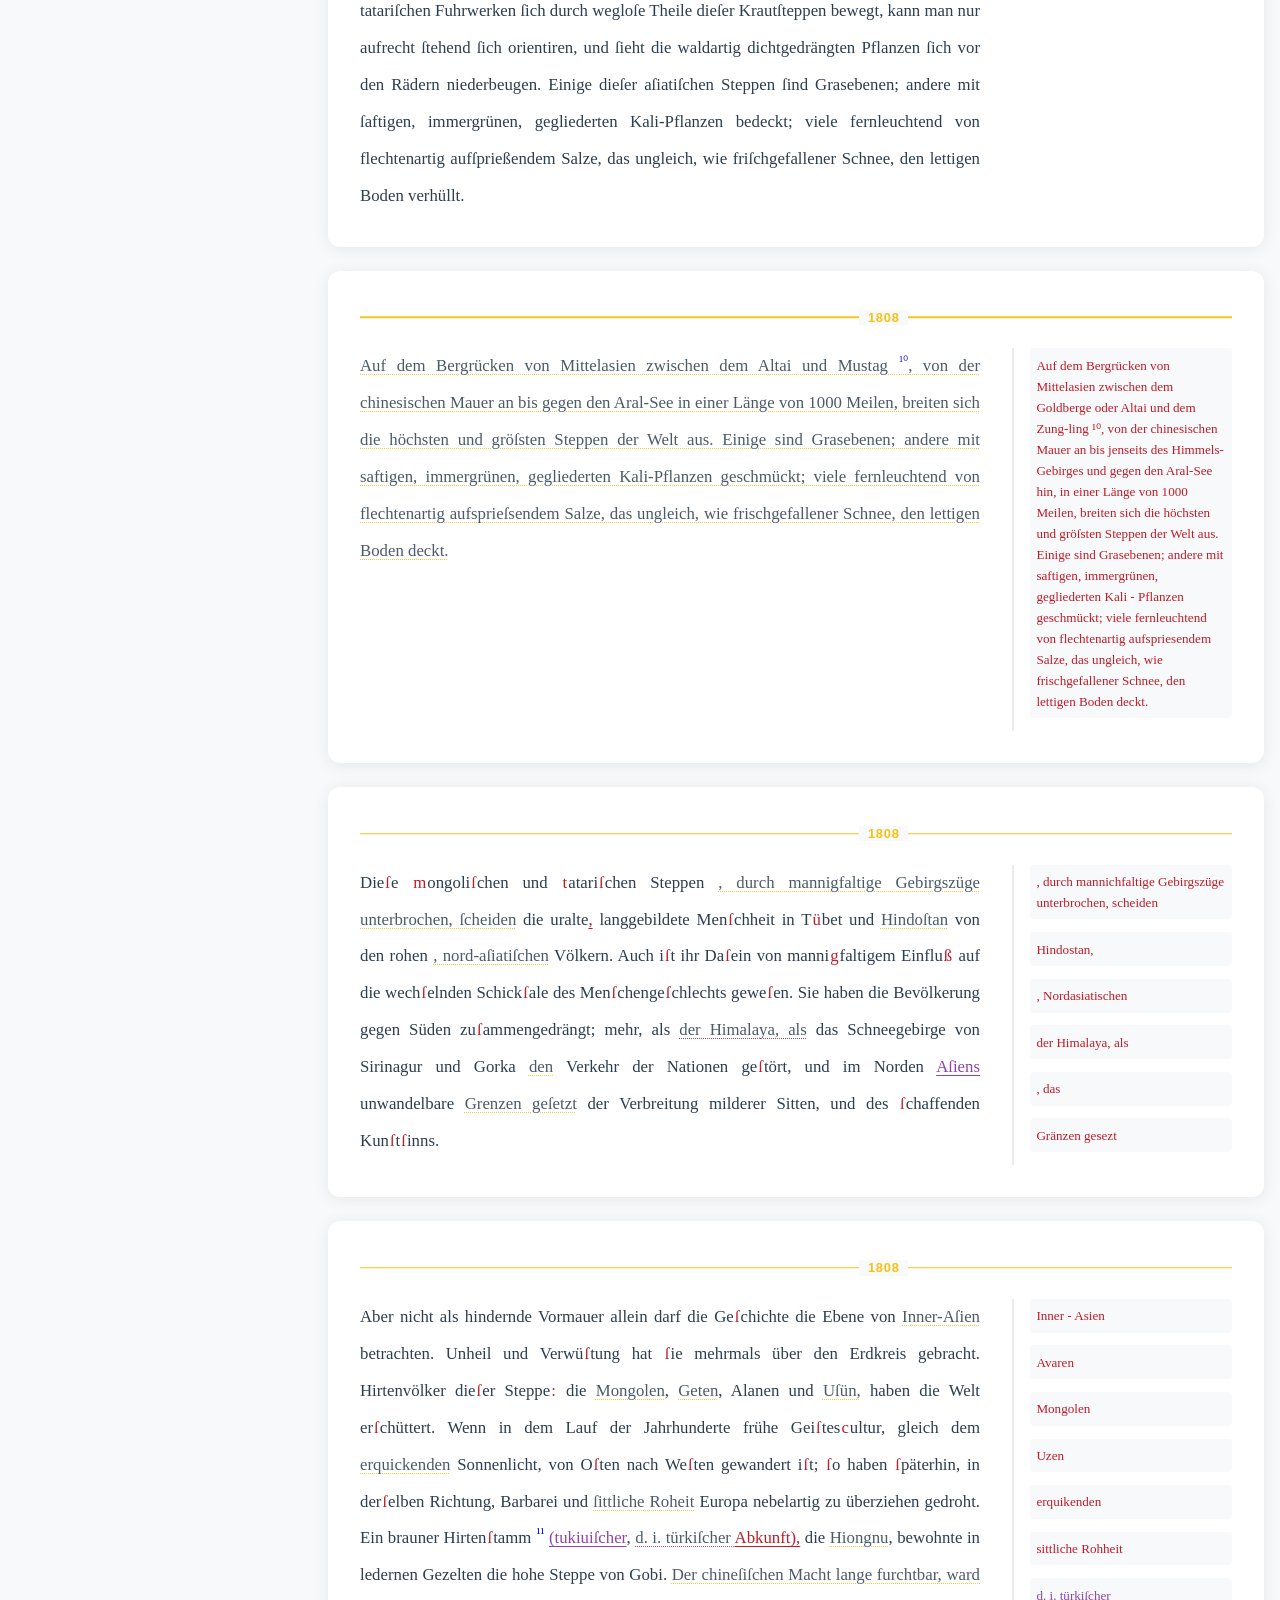
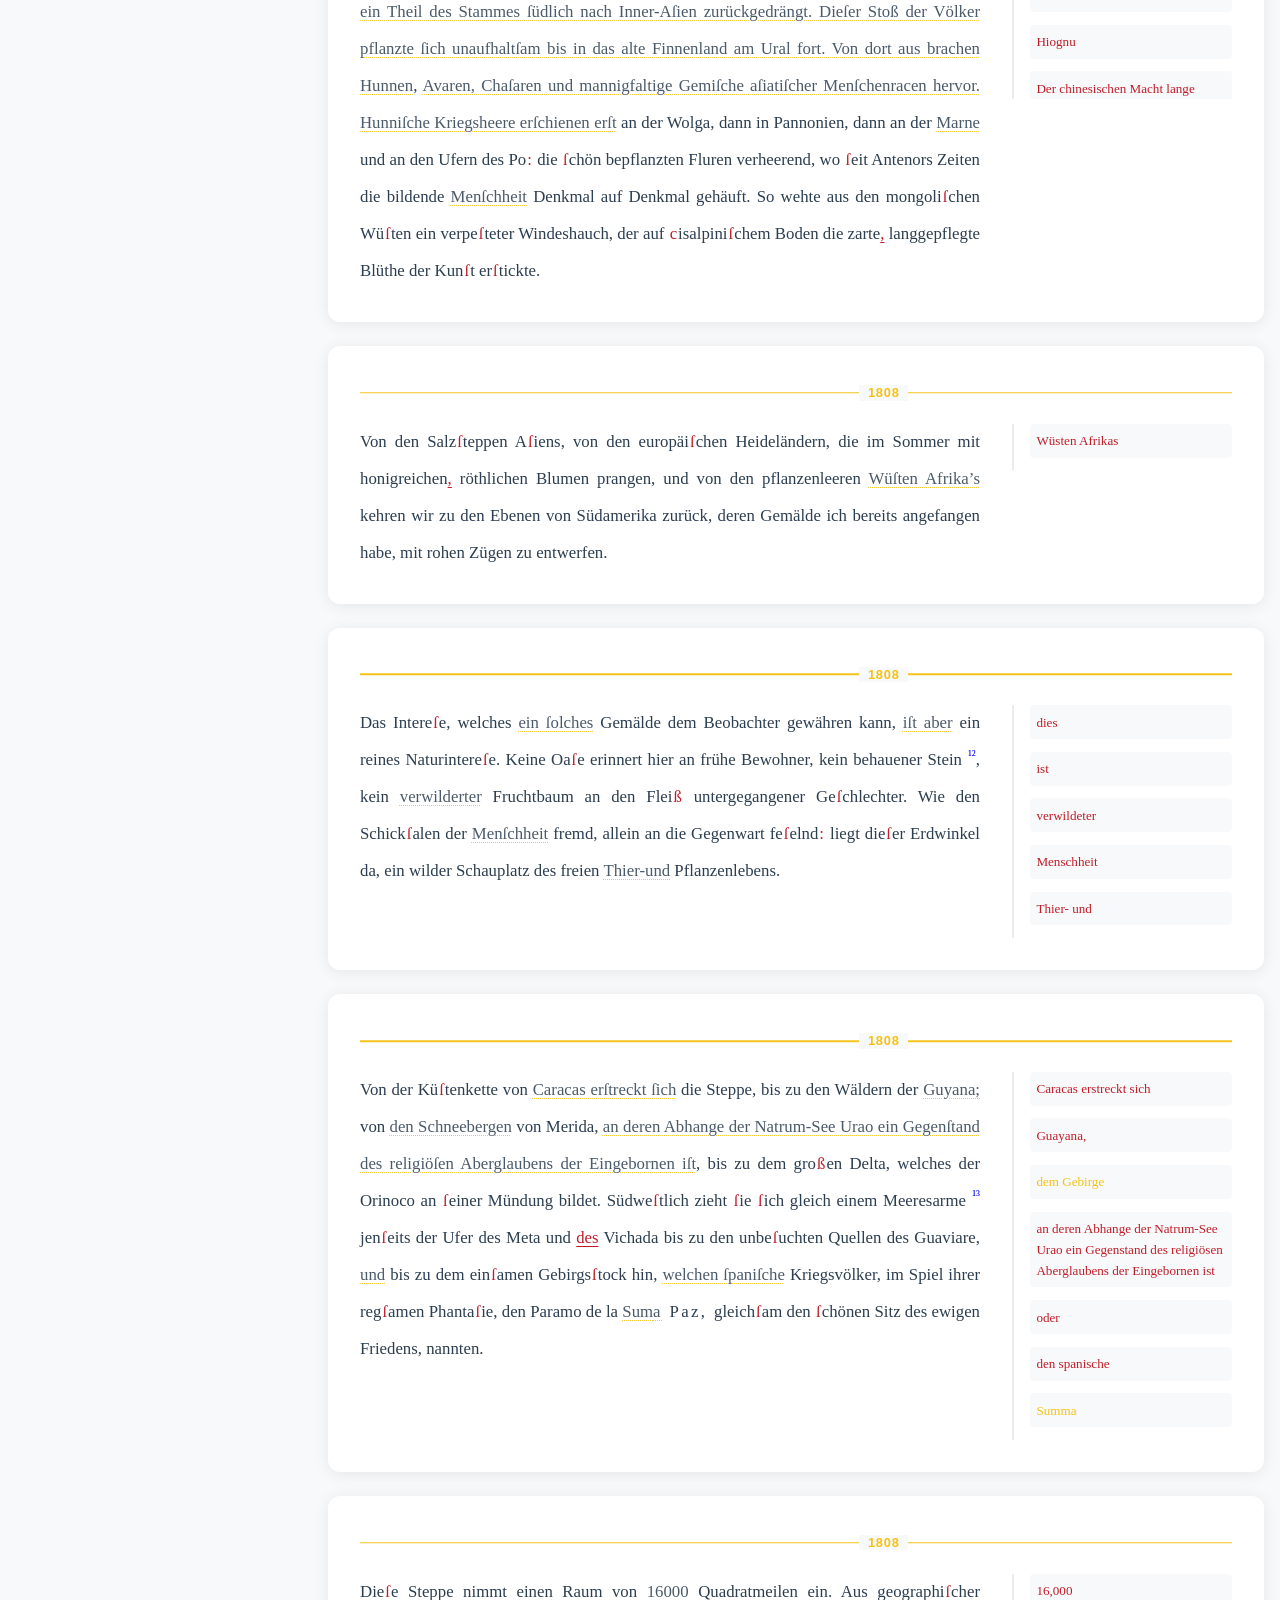
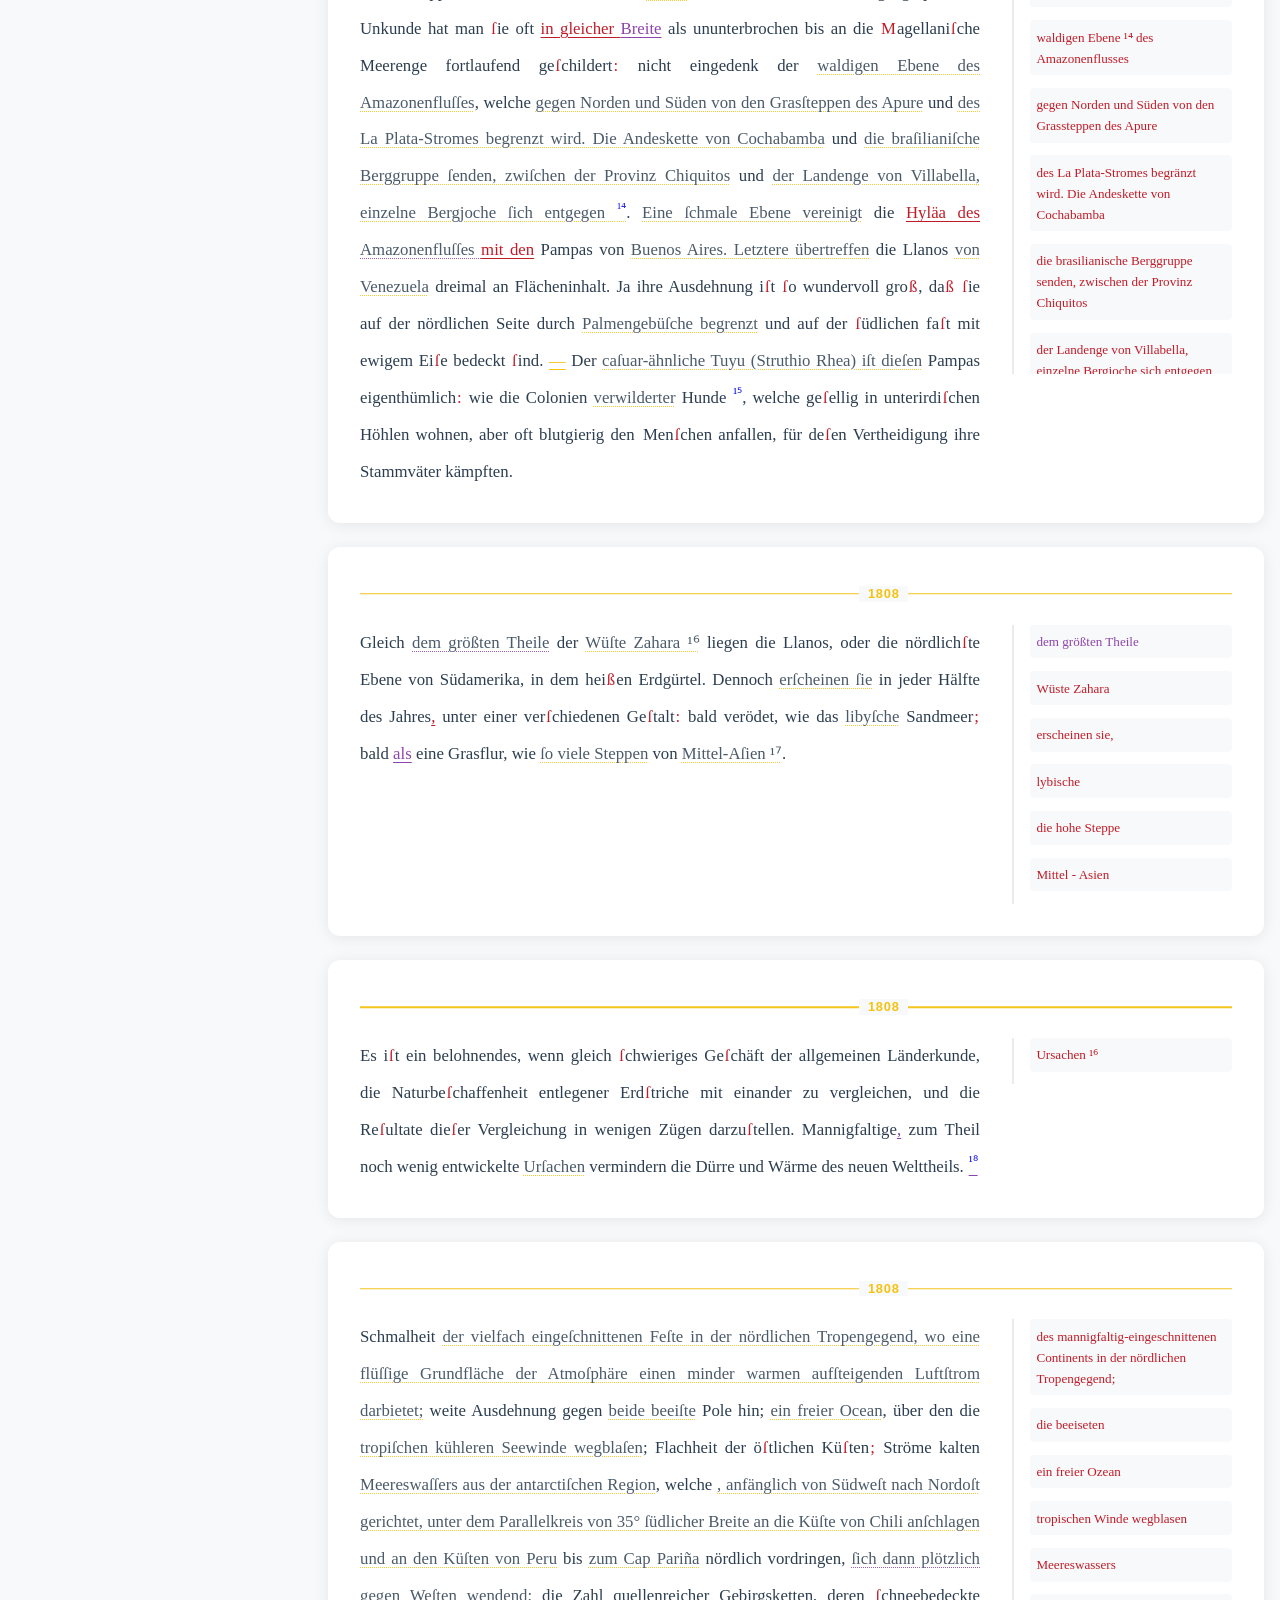
<file: v5-wip/index.html>
<!DOCTYPE html>
<html lang="de">
<head>
  <meta charset="UTF-8">
  <meta name="viewport" content="width=device-width, initial-scale=1.0">
  <title>AvH: Ansichten der Natur - Textgenese</title>
  <link rel="stylesheet" href="styles.css">
</head>
<body>
  <div class="min-width-notice" role="note" aria-live="polite">
    <div class="min-width-notice-inner">
      <strong>Hinweis:</strong> Diese Anwendung erfordert eine Bildschirmbreite von mindestens
      <span class="min-width-value">760</span> Pixel.
    </div>
  </div>

  <div class="header">
    <div class="header-content">
      <h1>AvH: ANSICHTEN DER NATUR · Textgenese 1808–1849</h1>
    </div>
  </div>

  <div class="layout">
    <aside class="sidebar">
<!--      <div class="notice">
        Variantentypen/categories outdated, work in progress
      </div>
-->
      <div class="reading-mode">
        <h3>Textansicht</h3>
        <label class="reading-mode-item active">
          <input type="radio" class="reading-mode-radio" name="edition" value="all" checked>
          <span>Alle Ausgaben (vergleichend)</span>
        </label>
        <label class="reading-mode-item">
          <input type="radio" class="reading-mode-radio" name="edition" value="1808">
          <span>1. Ausgabe (1808)</span>
        </label>
        <label class="reading-mode-item">
          <input type="radio" class="reading-mode-radio" name="edition" value="1826">
          <span>2. Ausgabe (1826)</span>
        </label>
        <label class="reading-mode-item">
          <input type="radio" class="reading-mode-radio" name="edition" value="1849">
          <span>3. Ausgabe (1849)</span>
        </label>
      </div>

      <div class="toc">
        <h3>Inhalt</h3>
        <div id="toc-sections"></div>
      </div>

      <div class="toc">
        <h3>Navigation (nach Absätzen)</h3>
        <div id="toc-list"></div>
      </div>

    </aside>

    <main class="main-content">
      <div class="legend-shell">
        <div id="legend-title">Farbcodierung der Textschichten</div>

        <div class="legend-row">
          <div class="legend-items">
            <div class="legend-item">
              <div class="color-box blue"></div>
              <span>1808 (1. Ausgabe, Tübingen)</span>
            </div>
            <div class="legend-item">
              <div class="color-box red"></div>
              <span>1826 (2. Ausgabe)</span>
            </div>
            <div class="legend-item">
              <div class="color-box black"></div>
              <span>1849 (3. Ausgabe)</span>
            </div>
          </div>
          <div class="legend-actions">
            <button id="font-minus" class="font-btn" title="Schrift verkleinern">A-</button>
            <button id="font-plus" class="font-btn" title="Schrift vergrößern">A+</button>
            <button id="color-settings" title="Einstellungen (Farben, Variantendarstellung)">⚙️</button>
          </div>
        </div>

        <div id="legend-panel" class="collapsed">
          <div id="color-panel" class="settings-grid">
            <div class="settings-col">
              <div class="settings-group">
                <label>1808 <input type="color" data-ed="1808" value="#f5c211"></label>
                <label>1826 <input type="color" data-ed="1826" value="#c01c28"></label>
                <label>1849 <input type="color" data-ed="1849" value="#8e44ad"></label>
              </div>
              <label class="inline-toggle">
                <input type="checkbox" id="color-mode-toggle">
                <span>Hintergrundfarbe statt Schriftfarbe</span>
              </label>
            </div>
            <div class="settings-col">
              <div class="settings-group">
                <label class="inline-toggle">
                  <input type="checkbox" id="toggle-all-variants">
                  <span>alle Varianten marginal einblenden</span>
                </label>
                <label class="inline-toggle">
                  <input type="checkbox" id="toggle-stats">
                  <span>Absatzstatistiken ausblenden</span>
                </label>
              </div>
            </div>
          </div>
        </div>
      </div>

      <div id="content">
        <div class="loading">Lade Textdaten...</div>
      </div>

      <div id="sentinel"></div>
    </main>
  </div>

  <script src="app.js"></script>
</body>
</html>
</file>
<file: v3/styles.css>
:root {
  --color-1808: #f5c211;
  --color-1826: #c01c28;
  --color-1849: #8e44ad;
  --unified-text-scale: 1;
  --header-offset: 272px; /* updated at runtime */
}

* { margin: 0; padding: 0; box-sizing: border-box; }
body { font-family: 'Crimson Text', Georgia, serif; line-height: 2; color: #2c3e50; background: #f8f9fa; }

/* Header */
.header { background: linear-gradient(135deg, #667eea 0%, #764ba2 100%); color: white; padding: 2rem; box-shadow: 0 4px 20px rgba(0,0,0,0.1); position: sticky; top: 0; z-index: 1000; }
.header-content { max-width: 1400px; margin: 0 auto; }
.header h1 { font-size: 2rem; font-weight: 300; letter-spacing: 2px; }

/* Layout */
.layout { display: grid; grid-template-columns: 280px 1fr; gap: 2rem; max-width: 1400px; margin: 2rem auto; padding: 0 1rem; }
.sidebar { position: sticky; top: 100px; height: calc(100vh - 120px); overflow-y: auto; background: white; border-radius: 12px; padding: 1.5rem; box-shadow: 0 2px 16px rgba(0,0,0,0.08); }
.sidebar h3 { font-size: 1rem; font-weight: 600; text-transform: uppercase; letter-spacing: 0.5px; color: #495057; margin-bottom: 1rem; padding-bottom: 0.5rem; border-bottom: 2px solid #e9ecef; }

/* Reading mode */
.reading-mode { margin-bottom: 2rem; margin-top: 2rem; }
.reading-mode-item { display: flex; align-items: center; gap: 0.5rem; padding: 0.6rem 0.8rem; cursor: pointer; border-radius: 6px; margin-bottom: 0.4rem; transition: background 0.2s; font-size: 0.9rem; }
.reading-mode-item:hover { background: #f8f9fa; }
.reading-mode-item.active { background: #667eea; color: white; font-weight: 600; }
.reading-mode-radio { width: 16px; height: 16px; cursor: pointer; }

/* TOC */
.toc { font-size: 0.85rem; }
.toc-group { margin-bottom: 0.3rem; }
.toc-group-header { padding: 0.4rem 0.5rem; cursor: pointer; border-radius: 4px; transition: background 0.2s; display: flex; justify-content: space-between; align-items: center; font-weight: 600; }
.toc-group-header:hover { background: #f8f9fa; }
.toc-group-header.expanded { background: #e9ecef; }
.toc-group-items { display: none; padding-left: 0.5rem; margin-top: 0.2rem; }
.toc-group-items.expanded { display: block; }
.toc-item { padding: 0.3rem 0.5rem; cursor: pointer; border-radius: 4px; transition: background 0.2s; display: flex; justify-content: space-between; align-items: center; font-size: 0.85rem; }
.toc-item:hover { background: #f8f9fa; }
.toc-item.active { background: #667eea; color: white; }
.toc-badge { font-size: 0.7rem; padding: 0.1rem 0.3rem; border-radius: 3px; background: #e9ecef; color: #495057; }
.toc-item.active .toc-badge { background: rgba(255,255,255,0.3); color: white; }

/* Legend */
.main-content { min-height: 100vh; }

.legend-shell {
  position: sticky;
  top: var(--header-offset);
  z-index: 900; /* below header */
  background: white;
  padding: 0.8rem 1rem 0rem 1rem;
  border-radius: 12px;
  box-shadow: 0 2px 16px rgba(0,0,0,0.08);
}

.legend-row {
  display: flex;
  align-items: center;
  justify-content: space-between;
  gap: 0.5rem;
  flex-wrap: wrap;
  background: white;
  padding: 0.35rem 1rem;
  border-radius: 12px;
  margin-bottom: 0.6rem;
  position: relative;
}

#legend-title {
  margin: 0 0 0.4rem 0;
  color: #495057;
  font-size: 0.9rem;
  font-weight: 600;
  text-transform: uppercase;
  letter-spacing: 0.5px;
}

.legend-items { display: flex; flex-wrap: wrap; gap: 1.2rem; }
.legend-item { display: flex; align-items: center; gap: 0.5rem; font-size: 0.9rem; }
.color-box { width: 16px; height: 16px; border-radius: 3px; }
.color-box.blue { background: var(--color-1808); }
.color-box.red { background: var(--color-1826); }
.color-box.black { background: var(--color-1849); }
.legend-actions { display: inline-flex; align-items: center; gap: 0.35rem; }
#color-settings, .font-btn { border: 1px solid #dde1e7; background: #fff; cursor: pointer; font-size: 0.95rem; border-radius: 6px; padding: 0.2rem 0.5rem; }

#legend-panel { display: none; margin-top: 0.6rem; }
#legend-panel.expanded { display: block; }

#color-panel { display: grid; gap: 1rem; }
#color-panel label { display: inline-flex; align-items: center; gap: 0.5rem; margin-right: 1rem; font-size: 0.9rem; }
.inline-toggle { display:inline-flex;align-items:center;gap:0.35rem; }
.settings-grid { display: grid; grid-template-columns: repeat(auto-fit, minmax(220px, 1fr)); align-items: start; gap: 1rem; }
.settings-col { display: flex; flex-direction: column; gap: 0.6rem; }
.settings-group { display: flex; flex-direction: column; gap: 0.35rem; }

/* Paragraph cards */
.paragraph-card {
  background: white;
  border-radius: 12px;
  padding: 2rem;
  margin-bottom: 1.5rem;
  box-shadow: 0 2px 16px rgba(0,0,0,0.08);
  scroll-margin-top: 180px;
  position: relative;
}

.paragraph-header { display: grid; grid-template-columns: auto 1fr auto; align-items: center; gap: 1rem; }
.paragraph-number { font-size: 1rem; font-weight: 700; color: #667eea; display: flex; align-items: center; gap: 0.5rem; }
.paragraph-number a { color: inherit; text-decoration: none; display: flex; align-items: center; gap: 0.5rem; }
.paragraph-number .anchor-icon { opacity: 0; transition: opacity 0.2s; font-size: 0.9rem; color: #cbd5e0; }
.paragraph-number:hover .anchor-icon { opacity: 1; }

.paragraph-badges-group { display: inline-flex; align-items: center; justify-content: center; gap: 0.5rem; }
.paragraph-badges-group.plain-edition-chip { justify-content: center; }
.paragraph-badges { display: flex; gap: 0.5rem; align-items: center; }
.edition-chips { display: inline-flex; gap: 0.35rem; align-items: center; }

.similarity-badge { padding: 0.2rem 0.6rem; border-radius: 4px; font-size: 0.75rem; font-weight: 600; }
.similarity-badge.high { background: #d4edda; color: #155724; }
.similarity-badge.medium { background: #fff3cd; color: #856404; }
.similarity-badge.low { background: #f8d7da; color: #721c24; }

.new-badge { padding: 0.25rem 0.7rem; border-radius: 4px; font-size: 0.8rem; font-weight: 600; background: #2c3e50; color: white; }
.info-icon { font-size: 0.75rem; color: #6c757d; cursor: help; padding: 0 0.2rem; }

.paragraph-body { display: grid; grid-template-columns: 1fr 220px; gap: 2rem; align-items: start; }
.unified-text { font-size: calc(1.05rem * var(--unified-text-scale, 1)); line-height: 2.2; text-align: justify; }

.word { display: inline; transition: opacity 0.2s, text-decoration 0.2s, background 0.2s; }
.word.filtered-out { opacity: 0.2; }
.word .char-variant { font-weight: 500; padding: 0 1px; border-radius: 2px; background: transparent; color: inherit; }

.apparatus {
  font-size: 0.82rem;
  color: #6c757d;
  padding-left: 1rem;
  border-left: 2px solid #e9ecef;
  max-height: 400px;
  overflow-y: auto;
  position: sticky;
  top: 120px;
}
.apparatus::-webkit-scrollbar { width: 6px; }
.apparatus::-webkit-scrollbar-track { background: #f1f1f1; border-radius: 3px; }
.apparatus::-webkit-scrollbar-thumb { background: #cbd5e0; border-radius: 3px; }
.apparatus::-webkit-scrollbar-thumb:hover { background: #a0aec0; }

.apparatus-note { margin-bottom: 0.8rem; padding: 0.4rem; background: #f8f9fa; border-radius: 4px; line-height: 1.6; transition: background 0.2s, transform 0.2s; }
.apparatus-note.hovering { background: #fff8e1; }
.apparatus-empty { font-style: italic; color: #adb5bd; }

.inline-highlight { background: #fff3cd; box-shadow: 0 0 0 2px #ffe08a; transition: background 0.15s ease, box-shadow 0.15s ease; }

/* Plain edition view: full isolation */
.paragraph-body.plain-edition-view { grid-template-columns: 1fr; }
.paragraph-body.plain-edition-view .apparatus { display: none; }
.word.plain-edition { color: inherit; text-decoration: none; }

/* Correction mode: bottom-left drawer */
.correction-drawer {
  position: fixed;
  left: 16px;
  bottom: 16px;
  z-index: 2500;
  display: flex;
  flex-direction: column;
  align-items: flex-start;
  gap: 10px;
  user-select: none;
}

.correction-fab {
  width: 44px;
  height: 44px;
  border-radius: 999px;
  border: 1px solid #dde1e7;
  background: #fff;
  cursor: pointer;
  font-size: 18px;
  box-shadow: 0 6px 18px rgba(0,0,0,0.12);
}

.correction-panel {
  width: 320px;
  background: #fff;
  border: 1px solid #dde1e7;
  border-radius: 12px;
  box-shadow: 0 10px 26px rgba(0,0,0,0.14);
  padding: 10px 12px 12px 12px;
}

.correction-header {
  display: flex;
  justify-content: space-between;
  align-items: center;
  gap: 8px;
  margin-bottom: 6px;
}

.correction-title {
  font-weight: 700;
  color: #2c3e50;
}

.correction-close {
  border: 1px solid #dde1e7;
  background: #fff;
  cursor: pointer;
  border-radius: 8px;
  width: 30px;
  height: 30px;
  font-size: 18px;
  line-height: 1;
}

.correction-row {
  display: flex;
  align-items: center;
  justify-content: space-between;
  gap: 10px;
  margin: 6px 0 10px 0;
}

.correction-toggle {
  display: inline-flex;
  align-items: center;
  gap: 8px;
  font-size: 0.9rem;
}

.correction-status {
  font-size: 0.85rem;
  color: #6c757d;
  white-space: nowrap;
}

.correction-section { margin-top: 10px; }
.correction-section-title {
  font-size: 0.78rem;
  color: #6c757d;
  text-transform: uppercase;
  letter-spacing: 0.06em;
  margin-bottom: 6px;
}

.correction-filters {
  display: grid;
  grid-template-columns: 1fr 1fr;
  gap: 6px 10px;
  font-size: 0.86rem;
  color: #2c3e50;
}

.correction-nav {
  display: flex;
  gap: 10px;
  margin-top: 6px;
}
.correction-nav button {
  flex: 1;
  border: 1px solid #dde1e7;
  background: #fff;
  cursor: pointer;
  border-radius: 8px;
  padding: 8px 10px;
  font-size: 1rem;
}

.correction-hint {
  margin-top: 8px;
  font-size: 0.78rem;
  color: #6c757d;
}

.correction-hr {
  border: 0;
  border-top: 1px solid #eef1f5;
  margin: 10px 0;
}

.correction-explain {
  margin-top: 6px;
  font-size: 0.78rem;
  color: #6c757d;
  line-height: 1.3;
}

.correction-jump {
  display: grid;
  grid-template-columns: 26px 1fr 52px;
  gap: 8px;
  align-items: center;
}

.correction-jump-label {
  font-size: 0.9rem;
  color: #6c757d;
  text-align: right;
}

.cm-jump-input {
  border: 1px solid #dde1e7;
  border-radius: 8px;
  padding: 6px 8px;
  font-size: 0.9rem;
}

.cm-jump-go {
  border: 1px solid #dde1e7;
  background: #fff;
  cursor: pointer;
  border-radius: 8px;
  padding: 6px 8px;
  font-size: 0.9rem;
}

.correction-filters-2col {
  grid-template-columns: 1fr 1fr;
}

/* Active variant highlight */
.cm-active {
  background: #fff3cd;
  box-shadow: 0 0 0 2px #ffe08a;
  border-radius: 2px;
}

.cm-active-note {
  background: #fff8e1 !important;
  box-shadow: 0 0 0 1px rgba(255, 200, 80, 0.55);
  border-radius: 4px;
}

/* Correction focus: hide apparatus column */
body.cm-hide-apparatus .paragraph-body {
  grid-template-columns: 1fr;
}
body.cm-hide-apparatus .apparatus {
  display: none !important;
}

/* Correction focus: hide paragraph stats (right header column) */
body.cm-hide-stats .paragraph-header .paragraph-badges {
  display: none !important;
}

/* Misc */
.loading { text-align: center; padding: 4rem 2rem; font-size: 1.2rem; color: #6c757d; font-style: italic; }
.error { background: #f8d7da; color: #721c24; padding: 1.5rem; border-radius: 8px; margin: 2rem; border-left: 4px solid #721c24; }
#sentinel { height: 20px; margin: 2rem 0; }


/* -------------------------------------------------------
   Responsive layout
------------------------------------------------------- */

/* small-screen notice: hidden by default */
.min-width-notice {
  display: none;
  position: fixed;
  inset: 0;
  z-index: 5000;
  background: rgba(248, 249, 250, 0.98);
  padding: 24px;
}

.min-width-notice-inner {
  max-width: 720px;
  margin: 15vh auto 0 auto;
  background: #fff;
  border: 1px solid #dde1e7;
  border-radius: 12px;
  padding: 16px 18px;
  box-shadow: 0 10px 26px rgba(0,0,0,0.12);
  font-size: 1rem;
  color: #2c3e50;
}

/* 1) Hide sidebar on narrower viewports; main gets full width */
@media (max-width: 1100px) {
  .layout {
    grid-template-columns: 1fr;
    gap: 1rem;
  }
  .sidebar {
    display: none;
  }
}

/* 2) Ultra-small screens: show notice and hide the app */
@media (max-width: 760px) {
  .min-width-notice {
    display: block;
  }

  /* hide underlying app UI to avoid unusable layout */
  .header,
  .layout,
  .correction-drawer {
    display: none !important;
  }
}
</file>
<file: v5-wip/styles.css>
:root {
  --color-1808: #f5c211;
  --color-1826: #c01c28;
  --color-1849: #8e44ad;
  --unified-text-scale: 1;
  --header-offset: 272px; /* updated at runtime */
}

* { margin: 0; padding: 0; box-sizing: border-box; }
body { font-family: 'Crimson Text', Georgia, serif; line-height: 2; color: #2c3e50; background: #f8f9fa; }

/* Header */
.header { background: linear-gradient(135deg, #667eea 0%, #764ba2 100%); color: white; padding: 2rem; box-shadow: 0 4px 20px rgba(0,0,0,0.1); position: sticky; top: 0; z-index: 1000; }
.header-content { max-width: 1400px; margin: 0 auto; }
.header h1 { font-size: 2rem; font-weight: 300; letter-spacing: 2px; }

/* Layout */
.layout { display: grid; grid-template-columns: 280px 1fr; gap: 2rem; max-width: 1400px; margin: 2rem auto; padding: 0 1rem; }
.sidebar { position: sticky; top: 100px; height: calc(100vh - 120px); overflow-y: auto; background: white; border-radius: 12px; padding: 1.5rem; box-shadow: 0 2px 16px rgba(0,0,0,0.08); }
.sidebar h3 { font-size: 1rem; font-weight: 600; text-transform: uppercase; letter-spacing: 0.5px; color: #495057; margin-bottom: 1rem; padding-bottom: 0.5rem; border-bottom: 2px solid #e9ecef; }

/* Reading mode */
.reading-mode { margin-bottom: 2rem; margin-top: 2rem; }
.reading-mode-item { display: flex; align-items: center; gap: 0.5rem; padding: 0.6rem 0.8rem; cursor: pointer; border-radius: 6px; margin-bottom: 0.4rem; transition: background 0.2s; font-size: 0.9rem; }
.reading-mode-item:hover { background: #f8f9fa; }
.reading-mode-item.active { background: #667eea; color: white; font-weight: 600; }
.reading-mode-radio { width: 16px; height: 16px; cursor: pointer; }

/* TOC */
.toc { font-size: 0.85rem; }
.toc-group { margin-bottom: 0.3rem; }
.toc-group-header { padding: 0.4rem 0.5rem; cursor: pointer; border-radius: 4px; transition: background 0.2s; display: flex; justify-content: space-between; align-items: center; font-weight: 600; }
.toc-group-header:hover { background: #f8f9fa; }
.toc-group-header.expanded { background: #e9ecef; }
.toc-group-items { display: none; padding-left: 0.5rem; margin-top: 0.2rem; }
.toc-group-items.expanded { display: block; }
.toc-item { padding: 0.3rem 0.5rem; cursor: pointer; border-radius: 4px; transition: background 0.2s; display: flex; justify-content: space-between; align-items: center; font-size: 0.85rem; }
.toc-item:hover { background: #f8f9fa; }
.toc-item.active { background: #667eea; color: white; }
.toc-badge { font-size: 0.7rem; padding: 0.1rem 0.3rem; border-radius: 3px; background: #e9ecef; color: #495057; }
.toc-item.active .toc-badge { background: rgba(255,255,255,0.3); color: white; }

/* IIIF Fragment Viewer Button */
.iiif-button {
  display: inline-flex;
  align-items: center;
  justify-content: center;
  width: 32px;
  height: 32px;
  border-radius: 6px;
  border: 1px solid #dde1e7;
  background: #fff;
  cursor: pointer;
  font-size: 0.9rem;
  transition: background 0.2s, border-color 0.2s;
  text-decoration: none;
  color: #667eea;
  font-weight: 600;
}

.iiif-button:hover {
  background: #f0f4ff;
  border-color: #667eea;
}

.iiif-button:disabled {
  opacity: 0.4;
  cursor: not-allowed;
}

.iiif-button[href] {
  color: #667eea;
}

.iiif-button[href]:hover {
  background: #f0f4ff;
}

/* Legend */
.main-content { min-height: 100vh; }

.legend-shell {
  position: sticky;
  top: var(--header-offset);
  z-index: 900; /* below header */
  background: white;
  padding: 0.8rem 1rem 0rem 1rem;
  border-radius: 12px;
  box-shadow: 0 2px 16px rgba(0,0,0,0.08);
}

.legend-row {
  display: flex;
  align-items: center;
  justify-content: space-between;
  gap: 0.5rem;
  flex-wrap: wrap;
  background: white;
  padding: 0.35rem 1rem;
  border-radius: 12px;
  margin-bottom: 0.6rem;
  position: relative;
}

#legend-title {
  margin: 0 0 0.4rem 0;
  color: #495057;
  font-size: 0.9rem;
  font-weight: 600;
  text-transform: uppercase;
  letter-spacing: 0.5px;
}

.legend-items { display: flex; flex-wrap: wrap; gap: 1.2rem; }
.legend-item { display: flex; align-items: center; gap: 0.5rem; font-size: 0.9rem; }
.color-box { width: 16px; height: 16px; border-radius: 3px; }
.color-box.blue { background: var(--color-1808); }
.color-box.red { background: var(--color-1826); }
.color-box.black { background: var(--color-1849); }
.legend-actions { display: inline-flex; align-items: center; gap: 0.35rem; }
#color-settings, .font-btn { border: 1px solid #dde1e7; background: #fff; cursor: pointer; font-size: 0.95rem; border-radius: 6px; padding: 0.2rem 0.5rem; }

#legend-panel { display: none; margin-top: 0.6rem; }
#legend-panel.expanded { display: block; }

#color-panel { display: grid; gap: 1rem; }
#color-panel label { display: inline-flex; align-items: center; gap: 0.5rem; margin-right: 1rem; font-size: 0.9rem; }
.inline-toggle { display:inline-flex;align-items:center;gap:0.35rem; }
.settings-grid { display: grid; grid-template-columns: repeat(auto-fit, minmax(220px, 1fr)); align-items: start; gap: 1rem; }
.settings-col { display: flex; flex-direction: column; gap: 0.6rem; }
.settings-group { display: flex; flex-direction: column; gap: 0.35rem; }

/* Formatting (mimicking source texts) */

.fmt-bold { font-weight: 700; }
.fmt-italic { font-style: italic; }
.fmt-spaced { letter-spacing: 0.14em; text-transform: none; }

.fmt-font-fraktur {
  font-family: "UnifrakturCook", "UnifrakturMaguntia", "Old English Text MT", serif;
}
.fmt-font-antiqua {
  font-family: "Crimson Text", Georgia, serif;
}

.word.format-diff-cue {
  position: relative;
  padding-left: 0.22em;
}

.word.format-diff-cue::before {
  content: "";
  position: absolute;
  left:-0.15em;
  top: 0.05em;
  bottom: 0.05em;
  width: 6px;
  background:
    linear-gradient(to right,
      var(--fmt-accent-1, transparent) 0 2px,
      var(--fmt-accent-2, transparent) 2px 4px,
      var(--fmt-accent-3, transparent) 4px 6px);
  border-radius: 2px;
}

.lera-anchor {
  display: inline-block;
  margin-left: -1.6em;   /* push a bit left of first token */
  margin-right: 0.25em;
  opacity: 0.3;
  color: currentColor;
  pointer-events: none;
  user-select: none;
}

.lera-anchor::before {
  content: "⚓";
}

/* Optional: if you ever want to visualize multiplicity */
.lera-anchor[data-count="2"]::before { content: "⚓"; } /* still single marker by design */
.lera-anchor[data-count="3"]::before { content: "⚓"; }

.note-ref-link {
  text-decoration: none;
  vertical-align: super;
  font-size: 0.78em;
  line-height: 1;
  margin-left: 0.05em;
}
.note-ref-link:hover {
  text-decoration: underline;
}

.note-back-link {
  display: inline-block;
  margin-left: -1.6em !important;
  text-decoration: none;
  margin-right: 0.35em;
  margin-left: -0.2em;
  opacity: 0.75;
  font-size: 0.9em;
}
.note-back-link:hover {
  opacity: 1;
  text-decoration: underline;
}

/* Collapsible paragraph header */
.paragraph-card-collapsed .paragraph-header-meta {
  display: none;
}

.paragraph-card-expanded .paragraph-header-meta {
  display: grid;
}

.paragraph-header {
  display: block;
  padding: 0;
  margin-bottom: 1rem;
  user-select: none;
}

.paragraph-header-toggle {
  position: relative;
  display: block;
  width: 100%;
  border: 0;
  background: transparent;
  cursor: pointer;
  padding: 0.45rem 0;
  user-select: none;
  min-height: 1.8rem;
}

.paragraph-header-line {
  position: absolute;
  left: 0;
  right: 0;
  top: 50%;
  height: 1.5px;
  transform: translateY(-50%);
  background: var(--header-line-color, var(--color-1849));
  opacity: 0.95;
}

/*.paragraph-header-year {
  position: relative;
  z-index: 1;
  display: inline-block;
  margin: 0 auto;
  padding: 0 0.55rem;
  background: #f8f9fa;
  color: var(--header-line-color, var(--color-1849));
  font-size: 0.8rem;
  font-weight: 700;
  letter-spacing: 0.06em;
  white-space: nowrap;
  line-height: 1.2;
}*/

.paragraph-header-year {
  position: relative;
  z-index: 1;
  display: block;
  width: fit-content;
  margin-left: 39vw;
  margin-right: auto;
  padding: 0 0.55rem;
  background: #f8f9fa;
  color: var(--header-line-color, var(--color-1849));
  font-size: 0.8rem;
  font-weight: 700;
  letter-spacing: 0.06em;
  white-space: nowrap;
  line-height: 1.2;
}

.paragraph-header-toggle:hover .paragraph-header-line {
  opacity: 1;
}

.paragraph-header-toggle:hover .paragraph-header-year {
  background: rgba(248, 249, 250, 0.92);
}

.paragraph-header-meta {
  display: grid;
  grid-template-columns: auto 1fr auto;
  align-items: center;
  gap: 1rem;
  margin-top: 0.45rem;
}

.paragraph-card-expanded .paragraph-header-toggle {
  margin-bottom: 0.35rem;
}

/* Paragraph cards */
.paragraph-card {
  background: white;
  border-radius: 12px;
  padding: 2rem;
  margin-bottom: 1.5rem;
  box-shadow: 0 2px 16px rgba(0,0,0,0.08);
  scroll-margin-top: 180px;
  position: relative;
}

/* Note-section visual grouping */
.paragraph-card.note-block {
  background: #fcfcf7;
  border: 1px solid #ece8d8;
  box-shadow: 0 1px 10px rgba(0,0,0,0.04);
}

.paragraph-card.note-block-start {
  border-left: 4px solid #cdbb8a;
  margin-top: 1.25rem;
}

.paragraph-card.note-block-cont {
  margin-top: 0.35rem;              /* tighter connection inside same note run */
  border-top-color: #f2efe3;
  border-left: 4px solid #e6dcc2;   /* lighter continuation rail */
}

/* Optional: make continuation headers less dominant */
.paragraph-card.note-block-cont .paragraph-number {
  opacity: 0.82;
}

/* tighten spacing between consecutive note-block cards */
.paragraph-card.note-block-start + .paragraph-card.note-block-cont,
.paragraph-card.note-block-cont + .paragraph-card.note-block-cont {
  margin-top: -20 !important;
}

/* remove visual double-separation from inner spacing look */
.paragraph-card.note-block-cont {
  border-top-width: 0;
  margin-top: -20px;
}

.paragraph-card.note-block-start {
  border-bottom-left-radius: 0;
  border-bottom-right-radius: 0;
  box-shadow: 0 2px 16px rgba(0,0,0,0.08);
}

.paragraph-card.note-block-cont {
  border-top-left-radius: 0;
  border-top-right-radius: 0;
  box-shadow: 0 1px 8px rgba(0,0,0,0.04);
}

/*.paragraph-card.note-block-nested {
  left: 20px;
  border: 1px solid #e7ebf4;
  box-shadow: 0 1px 4px rgba(0,0,0,0.03);
  margin-top: -20px;
  padding-left: 75px;
  margin-bottom: 0.12rem;
  padding-top: 1rem;
  padding-bottom: 1rem;
}*/

.paragraph-card.note-block-nested {
  background: #fcfcf7;
  border: 1px solid #e4e8f1;
  border-left: 2px solid #cdbb8a;
  /*box-shadow: inset 0 0 0 1px rgba(184, 198, 221, 0.2), 0 1px 4px rgba(0,0,0,0.03);*/
  box-shadow: 0 1px 6px rgba(0,0,0,0.04);
  transform: translateX(32px);
  width: calc(100% - 32px);
  border-left-width: 2px;
  margin-top: -25px;
  padding-top: 1.1rem;
  padding-bottom: 1.1rem;
  position: relative;
  z-index: 1;
}

.paragraph-card.note-block-nested::before {
  content: "";
  position: absolute;
  left: -24px;
  top: 0;
  bottom: 0;
  width: 24px;
  background: linear-gradient(
    to right,
    rgba(248, 249, 252, 0.95),
    rgba(248, 249, 252, 0)
  );
  pointer-events: none;
}

.paragraph-card.note-block-nested .paragraph-header {
  opacity: 0.9;
}

.paragraph-card.note-block-nested .paragraph-number {
  color: #6b7a99;
}

.paragraph-card.note-block-nested .note-back-link {
  opacity: 0.65;
}

.paragraph-card.note-block-nested .paragraph-number {
  opacity: 0.72;
}

.paragraph-card.note-block-nested .paragraph-header {
  margin-bottom: 0.25rem;
}

/*.paragraph-header { display: grid; grid-template-columns: auto 1fr auto; align-items: center; gap: 1rem; }*/
.paragraph-number { font-size: 1rem; font-weight: 700; color: #667eea; display: flex; align-items: center; gap: 0.5rem; }
.paragraph-number a { color: inherit; text-decoration: none; display: flex; align-items: center; gap: 0.5rem; }
.paragraph-number .anchor-icon { opacity: 0; transition: opacity 0.2s; font-size: 0.9rem; color: #cbd5e0; }
.paragraph-number:hover .anchor-icon { opacity: 1; }

.paragraph-badges-group { display: inline-flex; align-items: center; justify-content: center; gap: 0.5rem; }
.paragraph-badges-group.plain-edition-chip { justify-content: center; }
.paragraph-badges { display: flex; gap: 0.5rem; align-items: center; }
.edition-chips { display: inline-flex; gap: 0.35rem; align-items: center; }

.similarity-badge { padding: 0.2rem 0.6rem; border-radius: 4px; font-size: 0.75rem; font-weight: 600; }
.similarity-badge.high { background: #d4edda; color: #155724; }
.similarity-badge.medium { background: #fff3cd; color: #856404; }
.similarity-badge.low { background: #f8d7da; color: #721c24; }

.new-badge { padding: 0.25rem 0.7rem; border-radius: 4px; font-size: 0.8rem; font-weight: 600; background: #2c3e50; color: white; }
.info-icon { font-size: 0.75rem; color: #6c757d; cursor: help; padding: 0 0.2rem; }

.paragraph-body { display: grid; grid-template-columns: 1fr 220px; gap: 2rem; align-items: start; }
.unified-text { font-size: calc(1.05rem * var(--unified-text-scale, 1)); line-height: 2.2; text-align: justify; }

.word { display: inline; transition: opacity 0.2s, text-decoration 0.2s, background 0.2s; }
.word.filtered-out { opacity: 0.2; }
.word .char-variant { font-weight: 500; padding: 0 1px; border-radius: 2px; background: transparent; color: inherit; }

.apparatus {
  font-size: 0.82rem;
  color: #6c757d;
  padding-left: 1rem;
  border-left: 2px solid #e9ecef;
  max-height: 400px;
  overflow-y: auto;
  position: sticky;
  top: 120px;
}
.apparatus::-webkit-scrollbar { width: 6px; }
.apparatus::-webkit-scrollbar-track { background: #f1f1f1; border-radius: 3px; }
.apparatus::-webkit-scrollbar-thumb { background: #cbd5e0; border-radius: 3px; }
.apparatus::-webkit-scrollbar-thumb:hover { background: #a0aec0; }

.apparatus-note { margin-bottom: 0.8rem; padding: 0.4rem; background: #f8f9fa; border-radius: 4px; line-height: 1.6; transition: background 0.2s, transform 0.2s; }
.apparatus-note.hovering { background: #fff8e1; }
.apparatus-empty { font-style: italic; color: #adb5bd; }

.apparatus-note-marker {
  text-decoration: none;
  font-weight: 700;
  padding: 0 0.08em;
  border-radius: 2px;
}

.apparatus-note-marker:hover {
  text-decoration: underline;
}

.inline-highlight { background: #fff3cd; box-shadow: 0 0 0 2px #ffe08a; transition: background 0.15s ease, box-shadow 0.15s ease; }

/* Plain edition view: full isolation */
.paragraph-body.plain-edition-view { grid-template-columns: 1fr; }
.paragraph-body.plain-edition-view .apparatus { display: none; }
.word.plain-edition { color: inherit; text-decoration: none; }

/* Correction mode: bottom-left drawer */
.correction-drawer {
  position: fixed;
  left: 16px;
  bottom: 16px;
  z-index: 2500;
  display: flex;
  flex-direction: column;
  align-items: flex-start;
  gap: 10px;
  user-select: none;
}

.correction-fab {
  width: 44px;
  height: 44px;
  border-radius: 999px;
  border: 1px solid #dde1e7;
  background: #fff;
  cursor: pointer;
  font-size: 18px;
  box-shadow: 0 6px 18px rgba(0,0,0,0.12);
}

.correction-panel {
  width: 320px;
  background: #fff;
  border: 1px solid #dde1e7;
  border-radius: 12px;
  box-shadow: 0 10px 26px rgba(0,0,0,0.14);
  padding: 10px 12px 12px 12px;
}

.correction-header {
  display: flex;
  justify-content: space-between;
  align-items: center;
  gap: 8px;
  margin-bottom: 6px;
}

.correction-title {
  font-weight: 700;
  color: #2c3e50;
}

.correction-close {
  border: 1px solid #dde1e7;
  background: #fff;
  cursor: pointer;
  border-radius: 8px;
  width: 30px;
  height: 30px;
  font-size: 18px;
  line-height: 1;
}

.correction-row {
  display: flex;
  align-items: center;
  justify-content: space-between;
  gap: 10px;
  margin: 6px 0 10px 0;
}

.correction-toggle {
  display: inline-flex;
  align-items: center;
  gap: 8px;
  font-size: 0.9rem;
}

.correction-status {
  font-size: 0.85rem;
  color: #6c757d;
  white-space: nowrap;
}

.correction-section { margin-top: 10px; }
.correction-section-title {
  font-size: 0.78rem;
  color: #6c757d;
  text-transform: uppercase;
  letter-spacing: 0.06em;
  margin-bottom: 6px;
}

.correction-filters {
  display: grid;
  grid-template-columns: 1fr 1fr;
  gap: 6px 10px;
  font-size: 0.86rem;
  color: #2c3e50;
}

.correction-nav {
  display: flex;
  gap: 10px;
  margin-top: 6px;
}
.correction-nav button {
  flex: 1;
  border: 1px solid #dde1e7;
  background: #fff;
  cursor: pointer;
  border-radius: 8px;
  padding: 8px 10px;
  font-size: 1rem;
}

.correction-hint {
  margin-top: 8px;
  font-size: 0.78rem;
  color: #6c757d;
}

.correction-hr {
  border: 0;
  border-top: 1px solid #eef1f5;
  margin: 10px 0;
}

.correction-explain {
  margin-top: 6px;
  font-size: 0.78rem;
  color: #6c757d;
  line-height: 1.3;
}

.correction-jump {
  display: grid;
  grid-template-columns: 26px 1fr 52px;
  gap: 8px;
  align-items: center;
}

.correction-jump-label {
  font-size: 0.9rem;
  color: #6c757d;
  text-align: right;
}

.cm-jump-input {
  border: 1px solid #dde1e7;
  border-radius: 8px;
  padding: 6px 8px;
  font-size: 0.9rem;
}

.cm-jump-go {
  border: 1px solid #dde1e7;
  background: #fff;
  cursor: pointer;
  border-radius: 8px;
  padding: 6px 8px;
  font-size: 0.9rem;
}

.correction-filters-2col {
  grid-template-columns: 1fr 1fr;
}

/* Active variant highlight */
.cm-active {
  background: #fff3cd;
  box-shadow: 0 0 0 2px #ffe08a;
  border-radius: 2px;
}

.cm-active-note {
  background: #fff8e1 !important;
  box-shadow: 0 0 0 1px rgba(255, 200, 80, 0.55);
  border-radius: 4px;
}

.apparatus-note.cm-active-note {
  outline: 2px solid #ffe08a;
  box-shadow: 0 0 0 2px #ffe08a;
}

/* Correction focus: hide apparatus column */
body.cm-hide-apparatus .paragraph-body {
  grid-template-columns: 1fr;
}
body.cm-hide-apparatus .apparatus {
  display: none !important;
}

/* Correction focus: hide paragraph stats (right header column) */
body.cm-hide-stats .paragraph-header .paragraph-badges {
  display: none !important;
}

/* Misc */
.loading { text-align: center; padding: 4rem 2rem; font-size: 1.2rem; color: #6c757d; font-style: italic; }
.error { background: #f8d7da; color: #721c24; padding: 1.5rem; border-radius: 8px; margin: 2rem; border-left: 4px solid #721c24; }
#sentinel { height: 20px; margin: 2rem 0; }


/* -------------------------------------------------------
   Responsive layout
------------------------------------------------------- */

/* small-screen notice: hidden by default */
.min-width-notice {
  display: none;
  position: fixed;
  inset: 0;
  z-index: 5000;
  background: rgba(248, 249, 250, 0.98);
  padding: 24px;
}

.min-width-notice-inner {
  max-width: 720px;
  margin: 15vh auto 0 auto;
  background: #fff;
  border: 1px solid #dde1e7;
  border-radius: 12px;
  padding: 16px 18px;
  box-shadow: 0 10px 26px rgba(0,0,0,0.12);
  font-size: 1rem;
  color: #2c3e50;
}

/* 1) Hide sidebar on narrower viewports; main gets full width */
@media (max-width: 1100px) {
  .layout {
    grid-template-columns: 1fr;
    gap: 1rem;
  }
  .sidebar {
    display: none;
  }
}

/* 2) Ultra-small screens: show notice and hide the app */
@media (max-width: 760px) {
  .min-width-notice {
    display: block;
  }

  /* hide underlying app UI to avoid unusable layout */
  .header,
  .layout,
  .correction-drawer {
    display: none !important;
  }
}
</file>
